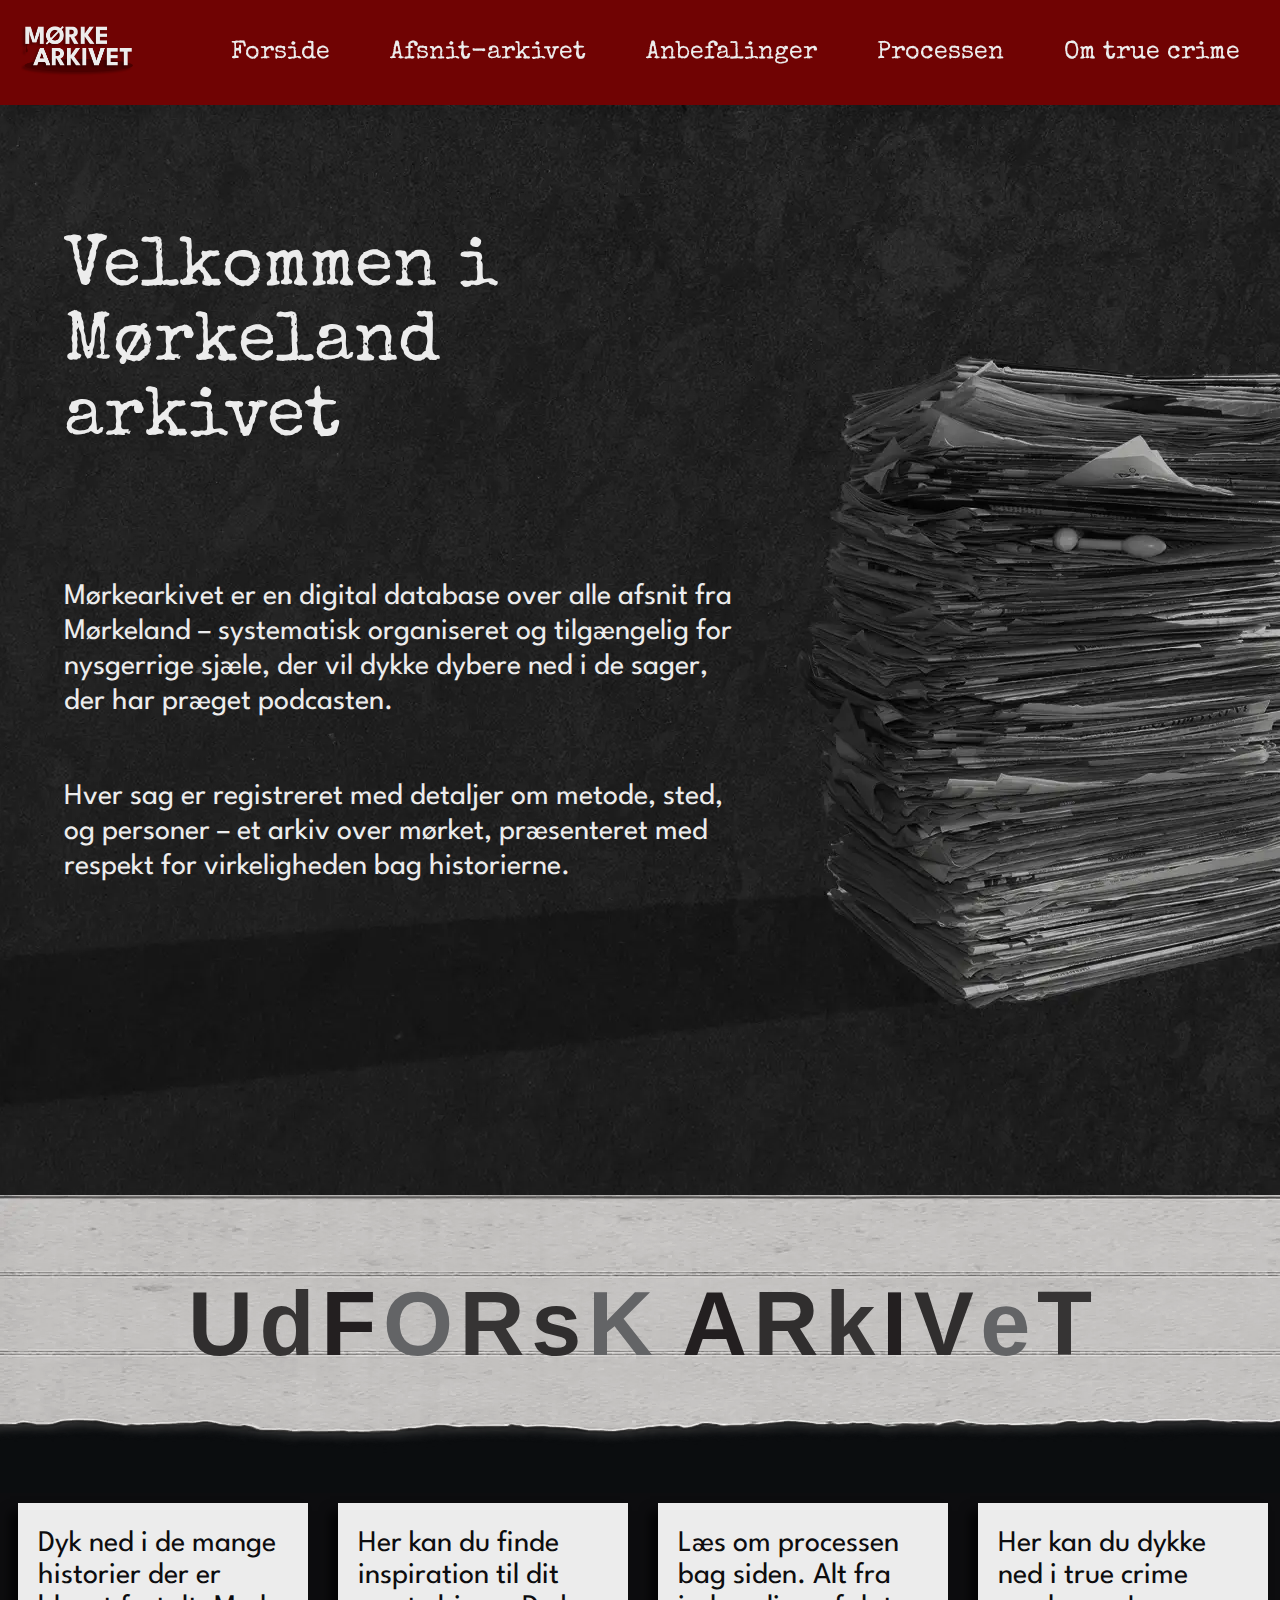
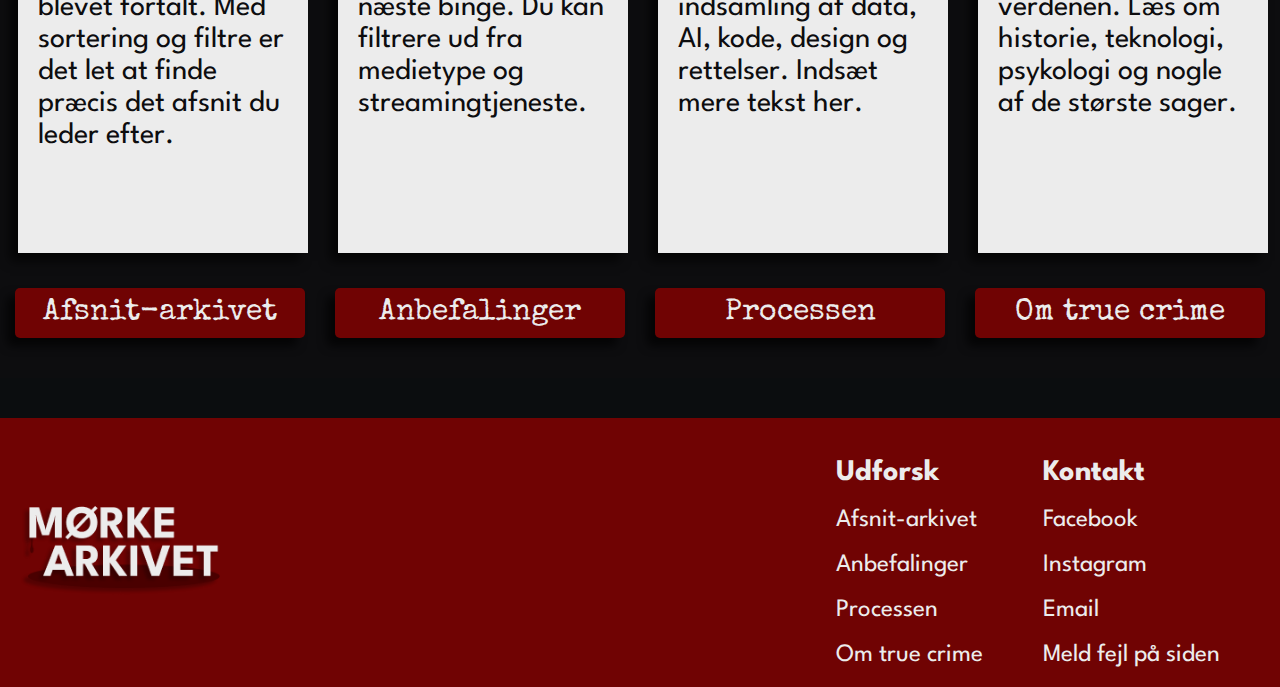
<file: index.html>
<!DOCTYPE html>
<html lang="da">
  <head>
    <meta charset="UTF-8" />
    <meta name="viewport" content="width=device-width, initial-scale=1.0" />
    <title>Mørkearkivet Forside</title>
    <link rel="stylesheet" href="style.css" />
    <link rel="stylesheet" href="mobile.css" />
    <link rel="stylesheet" href="tablet.css" />
    <link rel="stylesheet" href="desktop.css" />
    <meta name="robots" content="noindex" />
    <!----------------------------------------------- Fonts ----------------------------------------------->
    <link rel="preconnect" href="https://fonts.googleapis.com" />
    <link rel="preconnect" href="https://fonts.gstatic.com" crossorigin />
    <link
      href="https://fonts.googleapis.com/css2?family=League+Spartan:wght@100..900&family=Special+Elite&display=swap"
      rel="stylesheet"
    />
    <link
      href="https://fonts.cdnfonts.com/css/earwig-factory"
      rel="stylesheet"
    />
  </head>
  <body>
    <header>
      <div class="logo">
        <a href="index.html">
          <img src="imgs/arkiv_logo.png" alt="Logo - Mørkearkivet" />
        </a>
      </div>
      <nav>
        <ul class="menu">
          <li><a href="index.html">Forside</a></li>
          <li><a href="arkiv.html">Afsnit-arkivet</a></li>
          <li><a href="anbefalinger.html">Anbefalinger</a></li>
          <li><a href="process.html">Processen</a></li>
          <li><a href="om.html">Om true crime</a></li>
        </ul>
        <button class="burger">
          <span class="line"></span>
          <span class="line"></span>
          <span class="line"></span>
        </button>
      </nav>
    </header>

    <main>
      <!----------------------------------------- Velkommen i arkivet -------------------------------->
      <section class="velkommen">
        <h1>Velkommen i Mørkeland arkivet</h1>
        <p>
          Mørkearkivet er en digital database over alle afsnit fra Mørkeland –
          systematisk organiseret og tilgængelig for nysgerrige sjæle, der vil
          dykke dybere ned i de sager, der har præget podcasten.
        </p>
        <p>
          Hver sag er registreret med detaljer om metode, sted, og personer – et
          arkiv over mørket, præsenteret med respekt for virkeligheden bag
          historierne.
        </p>
      </section>
      <!---------------------------------------------- Udforsk ----------------------------------------->
      <section class="udforsk">
        <h2 class="ransom">
          <span class="gray1">U</span>
          <span class="gray2">d</span>
          <span class="gray3">F</span>
          <span class="gray4">O</span>
          <span class="gray2">R</span>
          <span class="gray1">s</span>
          <span class="gray4">K</span>
        </h2>
        <span id="space">kl</span>
        <h2 class="ransom">
          <span class="gray3">A</span>
          <span class="gray1">R</span>
          <span class="gray2">k</span>
          <span class="gray3">I</span>
          <span class="gray1">V</span>
          <span class="gray4">e</span>
          <span class="gray2">T</span>
        </h2>
      </section>
      <!------------------------------------------ Cards ----------------------------------------------------->
      <section class="grid_cards">
        <div>
          <div class="card_box">
            <p>
              Dyk ned i de mange historier der er blevet fortalt. Med sortering
              og filtre er det let at finde præcis det afsnit du leder efter.
            </p>
          </div>
          <a href="arkiv.html">Afsnit-arkivet</a>
        </div>
        <div>
          <div class="card_box">
            <p>
              Her kan du finde inspiration til dit næste binge. Du kan filtrere
              ud fra medietype og streamingtjeneste.
            </p>
          </div>
          <a href="anbefalinger.html">Anbefalinger</a>
        </div>
        <div>
          <div class="card_box">
            <p>
              Læs om processen bag siden. Alt fra indsamling af data, AI, kode,
              design og rettelser. Indsæt mere tekst her.
            </p>
          </div>
          <a href="process.html">Processen</a>
        </div>
        <div>
          <div class="card_box">
            <p>
              Her kan du dykke ned i true crime verdenen. Læs om historie,
              teknologi, psykologi og nogle af de største sager.
            </p>
          </div>
          <a href="om.html">Om true crime</a>
        </div>
      </section>
    </main>
    <!------------------------------- Footer ------------------------------->
    <footer>
      <div class="logo">
        <a href="index.html">
          <img src="imgs/arkiv_logo.png" alt="Logo - Mørkearkivet" />
        </a>
      </div>
      <div class="bot_menu">
        <div>
          <ul class="bot_nav">
            <li class="bold">Udforsk</li>
            <li><a href="arkiv.html">Afsnit-arkivet</a></li>
            <li><a href="anbefalinger.html">Anbefalinger</a></li>
            <li><a href="process.html">Processen</a></li>
            <li><a href="om.html">Om true crime</a></li>
          </ul>
        </div>
        <div>
          <ul class="bot_nav">
            <li class="bold">Kontakt</li>
            <li>Facebook</li>
            <li>Instagram</li>
            <li>Email</li>
            <li><a href="/">Meld fejl på siden</a></li>
          </ul>
        </div>
      </div>
    </footer>
    <script src="menu.js"></script>
  </body>
</html>
</file>
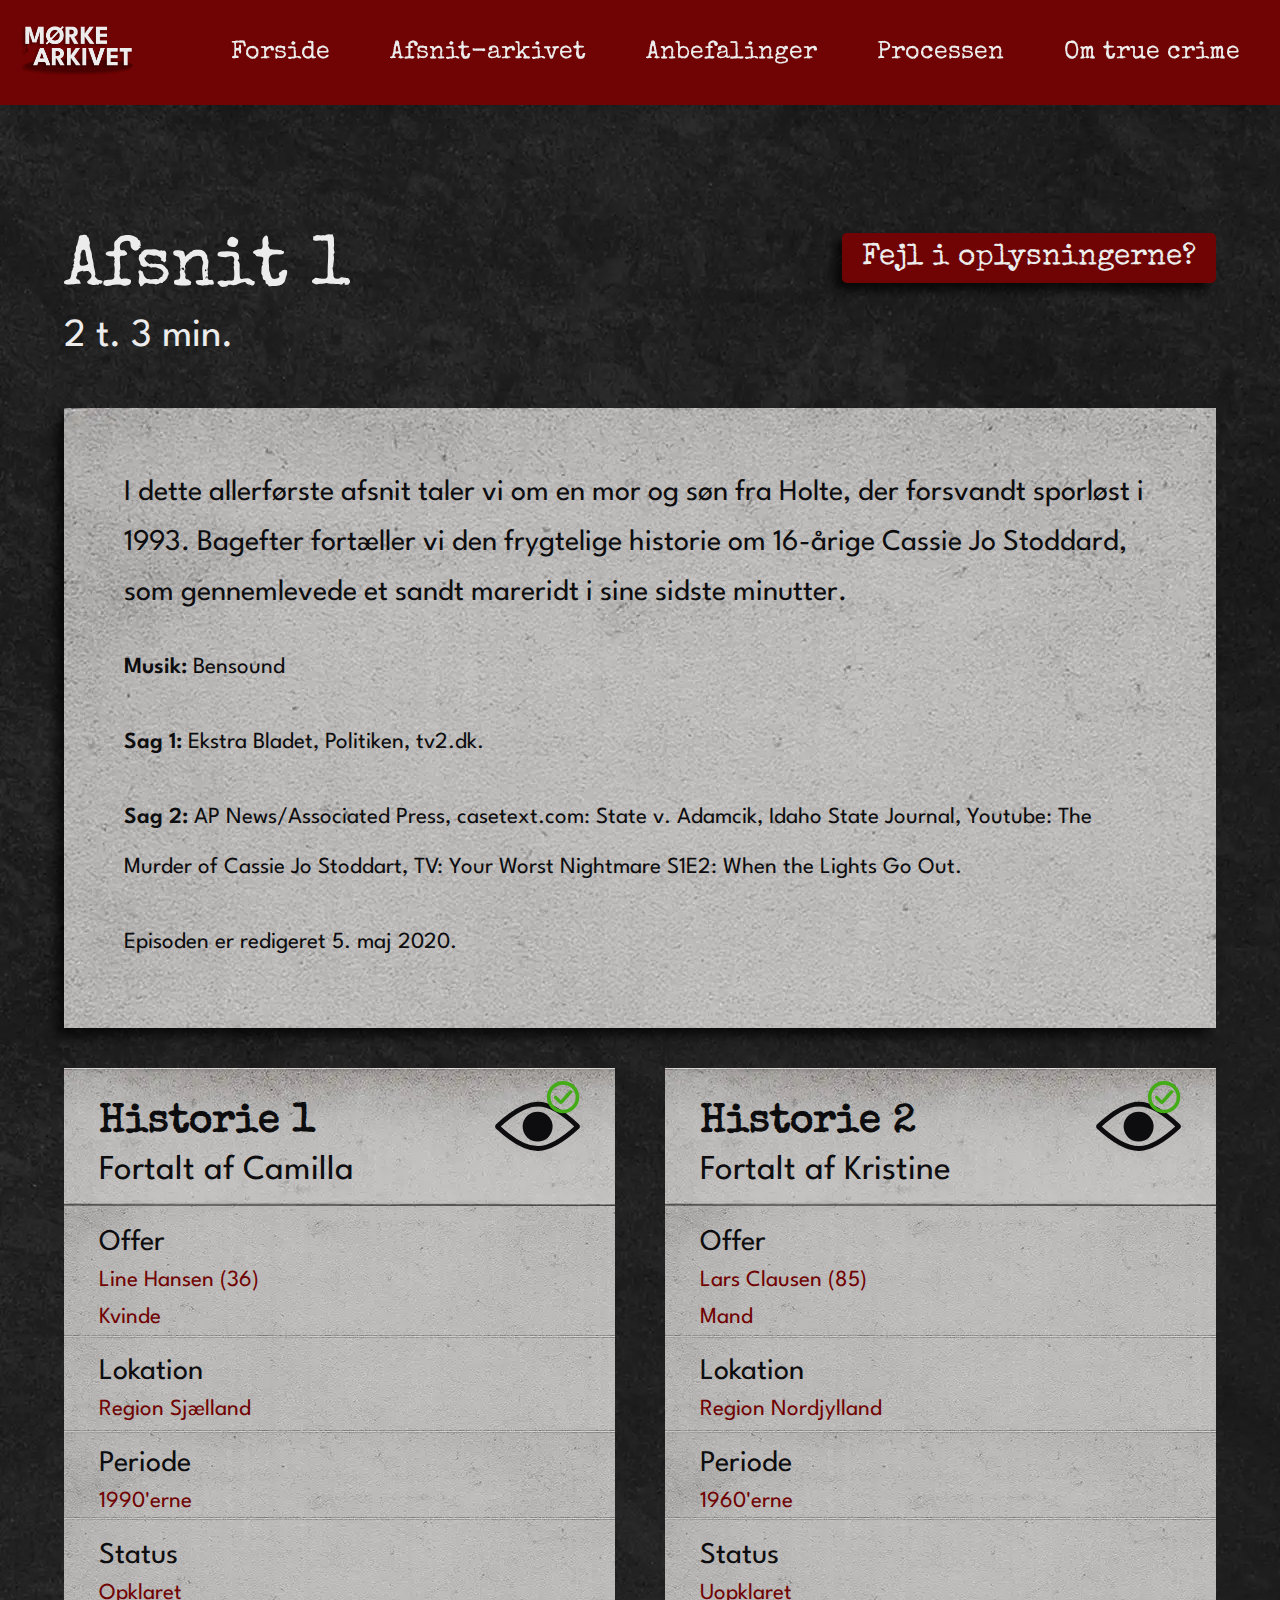
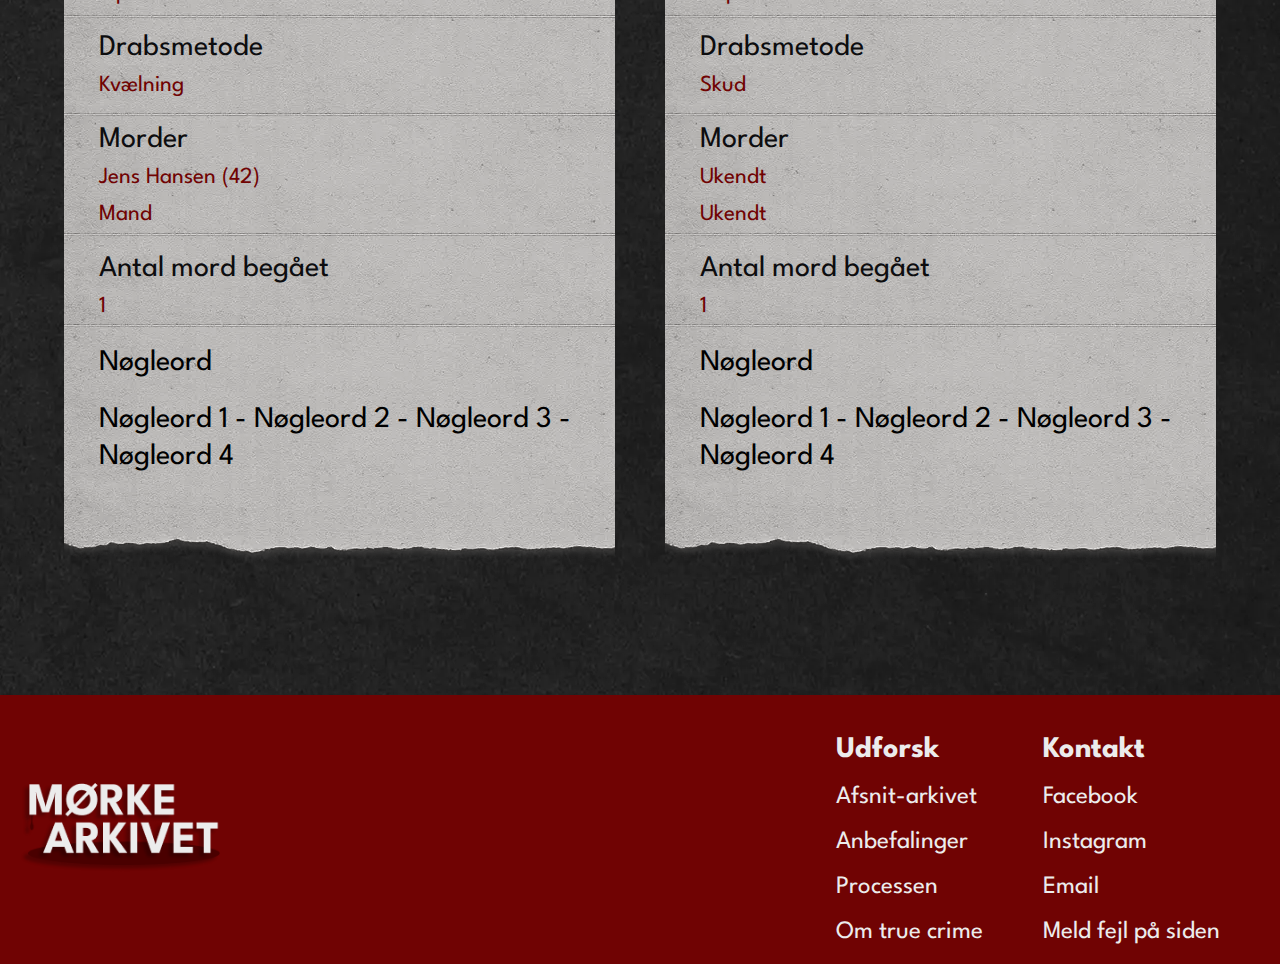
<file: afsnit.html>
<!DOCTYPE html>
<html lang="en">
  <head>
    <meta charset="UTF-8" />
    <meta name="viewport" content="width=device-width, initial-scale=1.0" />
    <title>Mørkearkivet Forside</title>
    <link rel="stylesheet" href="style.css" />
    <link rel="stylesheet" href="mobile.css" />
    <link rel="stylesheet" href="tablet.css" />
    <link rel="stylesheet" href="desktop.css" />
    <link rel="stylesheet" href="xs.css" />
    <meta name="robots" content="noindex" />
    <!----------------------------------------------- Fonts ----------------------------------------------->
    <link rel="preconnect" href="https://fonts.googleapis.com" />
    <link rel="preconnect" href="https://fonts.gstatic.com" crossorigin />
    <link
      href="https://fonts.googleapis.com/css2?family=League+Spartan:wght@100..900&family=Special+Elite&display=swap"
      rel="stylesheet"
    />
    <link
      href="https://fonts.cdnfonts.com/css/earwig-factory"
      rel="stylesheet"
    />
  </head>
  <body>
    <header>
      <div class="logo">
        <a href="index.html">
          <img src="imgs/Knapper/arkiv_logo.png" alt="Logo - Mørkearkivet" />
        </a>
      </div>
      <nav>
        <ul class="menu">
          <li><a href="index.html">Forside</a></li>
          <li><a href="arkiv.html">Afsnit-arkivet</a></li>
          <li><a href="anbefalinger.html">Anbefalinger</a></li>
          <li><a href="process.html">Processen</a></li>
          <li><a href="om.html">Om true crime</a></li>
        </ul>
        <button class="burger">
          <span class="line"></span>
          <span class="line"></span>
          <span class="line"></span>
        </button>
      </nav>
    </header>
    <main class="afsnit">
      <section class="afsnit_overskrift">
        <div class="afsnit_overskrift_titel">
          <h1>Afsnit 1</h1>
          <p class="tid">2 t. 3 min.</p>
        </div>
        <a href="/">Fejl i oplysningerne?</a>
      </section>

      <div class="afsnit_beskrivelse">
        <p class="beskrivelse">
          I dette allerførste afsnit taler vi om en mor og søn fra Holte, der
          forsvandt sporløst i 1993. Bagefter fortæller vi den frygtelige
          historie om 16-årige Cassie Jo Stoddard, som gennemlevede et sandt
          mareridt i sine sidste minutter.
        </p>
        <p><span class="fed">Musik:</span> Bensound</p>
        <p><span class="fed">Sag 1:</span> Ekstra Bladet, Politiken, tv2.dk.</p>
        <p>
          <span class="fed">Sag 2:</span> AP News/Associated Press,
          casetext.com: State v. Adamcik, Idaho State Journal, Youtube: The
          Murder of Cassie Jo Stoddart, TV: Your Worst Nightmare S1E2: When the
          Lights Go Out.
        </p>
        <p>Episoden er redigeret 5. maj 2020.</p>
      </div>

      <section class="grid_1-1">
        <!-------------------------------- Historie 1 ----------------------------------->

        <div class="historie-1">
          <div class="historie-titel">
            <h2>Historie 1</h2>
            <img src="imgs/Knapper/Verified.svg" alt="Tjekket af mennesker" />
          </div>
          <h3>Fortalt af Camilla</h3>
          <dl>
            <dt>Offer</dt>
            <dd>Line Hansen (36)</dd>
            <dd>Kvinde</dd>
            <dt>Lokation</dt>
            <dd>Region Sjælland</dd>
            <dt>Periode</dt>
            <dd>1990'erne</dd>
            <dt>Status</dt>
            <dd>Opklaret</dd>
            <dt>Drabsmetode</dt>
            <dd>Kvælning</dd>
            <dt>Morder</dt>
            <dd>Jens Hansen (42)</dd>
            <dd>Mand</dd>
            <dt>Antal mord begået</dt>
            <dd>1</dd>
          </dl>
          <h4 class="nøgle">Nøgleord</h4>
          <p class="nøgle">Nøgleord 1 - Nøgleord 2 - Nøgleord 3 - Nøgleord 4</p>
        </div>

        <!--------------------------------------------- Historie 2 ------------------------------------->

        <div class="historie-2">
          <div class="historie-titel">
            <h2>Historie 2</h2>
            <img src="imgs/Knapper/Verified.svg" alt="Tjekket af mennesker" />
          </div>
          <h3>Fortalt af Kristine</h3>
          <dl>
            <dt>Offer</dt>
            <dd>Lars Clausen (85)</dd>
            <dd>Mand</dd>
            <dt>Lokation</dt>
            <dd>Region Nordjylland</dd>
            <dt>Periode</dt>
            <dd>1960'erne</dd>
            <dt>Status</dt>
            <dd>Uopklaret</dd>
            <dt>Drabsmetode</dt>
            <dd>Skud</dd>
            <dt>Morder</dt>
            <dd>Ukendt</dd>
            <dd>Ukendt</dd>
            <dt>Antal mord begået</dt>
            <dd>1</dd>
          </dl>
          <h4 class="nøgle">Nøgleord</h4>
          <p class="nøgle">Nøgleord 1 - Nøgleord 2 - Nøgleord 3 - Nøgleord 4</p>
        </div>
      </section>
    </main>
    <!------------------------------- Footer ------------------------------->
    <footer>
      <div class="logo">
        <a href="index.html">
          <img src="imgs/Knapper/arkiv_logo.png" alt="Logo - Mørkearkivet" />
        </a>
      </div>
      <div class="bot_menu">
        <div>
          <ul class="bot_nav">
            <li class="bold">Udforsk</li>
            <li><a href="arkiv.html">Afsnit-arkivet</a></li>
            <li><a href="anbefalinger.html">Anbefalinger</a></li>
            <li><a href="process.html">Processen</a></li>
            <li><a href="om.html">Om true crime</a></li>
          </ul>
        </div>
        <div>
          <ul class="bot_nav">
            <li class="bold">Kontakt</li>
            <li>Facebook</li>
            <li>Instagram</li>
            <li>Email</li>
            <li><a href="/">Meld fejl på siden</a></li>
          </ul>
        </div>
      </div>
    </footer>
    <script src="menu.js"></script>
  </body>
</html>
</file>
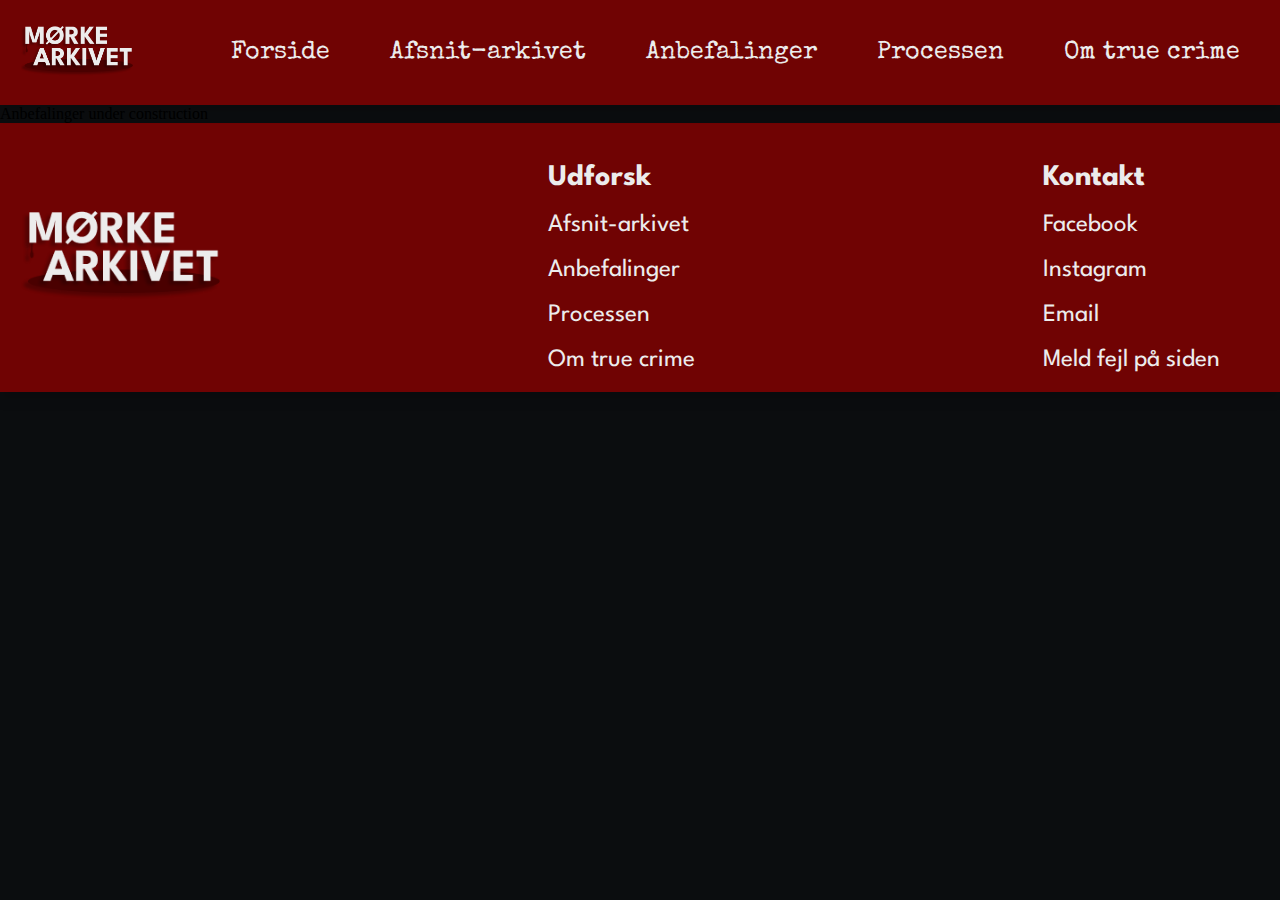
<file: anbefalinger.html>
<!DOCTYPE html>
<html lang="da">
  <head>
    <meta charset="UTF-8" />
    <meta name="viewport" content="width=device-width, initial-scale=1.0" />
    <title>Anbefalinger</title>
    <link rel="stylesheet" href="style.css" />
    <link rel="stylesheet" href="mobile.css" />
    <link rel="stylesheet" href="tablet.css" />
    <link rel="stylesheet" href="desktop.css" />
    <meta name="robots" content="noindex" />
    <!-- Fonts -->
    <link rel="preconnect" href="https://fonts.googleapis.com" />
    <link rel="preconnect" href="https://fonts.gstatic.com" crossorigin />
    <link
      href="https://fonts.googleapis.com/css2?family=League+Spartan:wght@100..900&family=Special+Elite&display=swap"
      rel="stylesheet"
    />
    <link
      href="https://fonts.cdnfonts.com/css/earwig-factory"
      rel="stylesheet"
    />
  </head>
  <body>
    <header>
      <div class="logo">
        <a href="/">
          <img src="imgs/arkiv_logo.png" alt="Logo - Mørkearkivet" />
        </a>
      </div>
      <nav>
        <ul class="menu">
          <li><a href="index.html">Forside</a></li>
          <li><a href="arkiv.html">Afsnit-arkivet</a></li>
          <li><a href="anbefalinger.html">Anbefalinger</a></li>
          <li><a href="process.html">Processen</a></li>
          <li><a href="om.html">Om true crime</a></li>
        </ul>
        <button class="burger">
          <span class="line"></span>
          <span class="line"></span>
          <span class="line"></span>
        </button>
      </nav>
    </header>
    <main>Anbefalinger under construction</main>
    <footer>
      <div class="logo">
        <a href="index.html">
          <img src="imgs/arkiv_logo.png" alt="Logo - Mørkearkivet" />
        </a>
      </div>
      <div>
        <ul class="bot_nav">
          <li class="bold">Udforsk</li>
          <li><a href="arkiv.html">Afsnit-arkivet</a></li>
          <li><a href="anbefalinger.html">Anbefalinger</a></li>
          <li><a href="process.html">Processen</a></li>
          <li><a href="om.html">Om true crime</a></li>
        </ul>
      </div>
      <div>
        <ul class="bot_nav">
          <li class="bold">Kontakt</li>
          <li>Facebook</li>
          <li>Instagram</li>
          <li>Email</li>
          <li><a href="/">Meld fejl på siden</a></li>
        </ul>
      </div>
    </footer>
    <script src="menu.js"></script>
  </body>
</html>
</file>
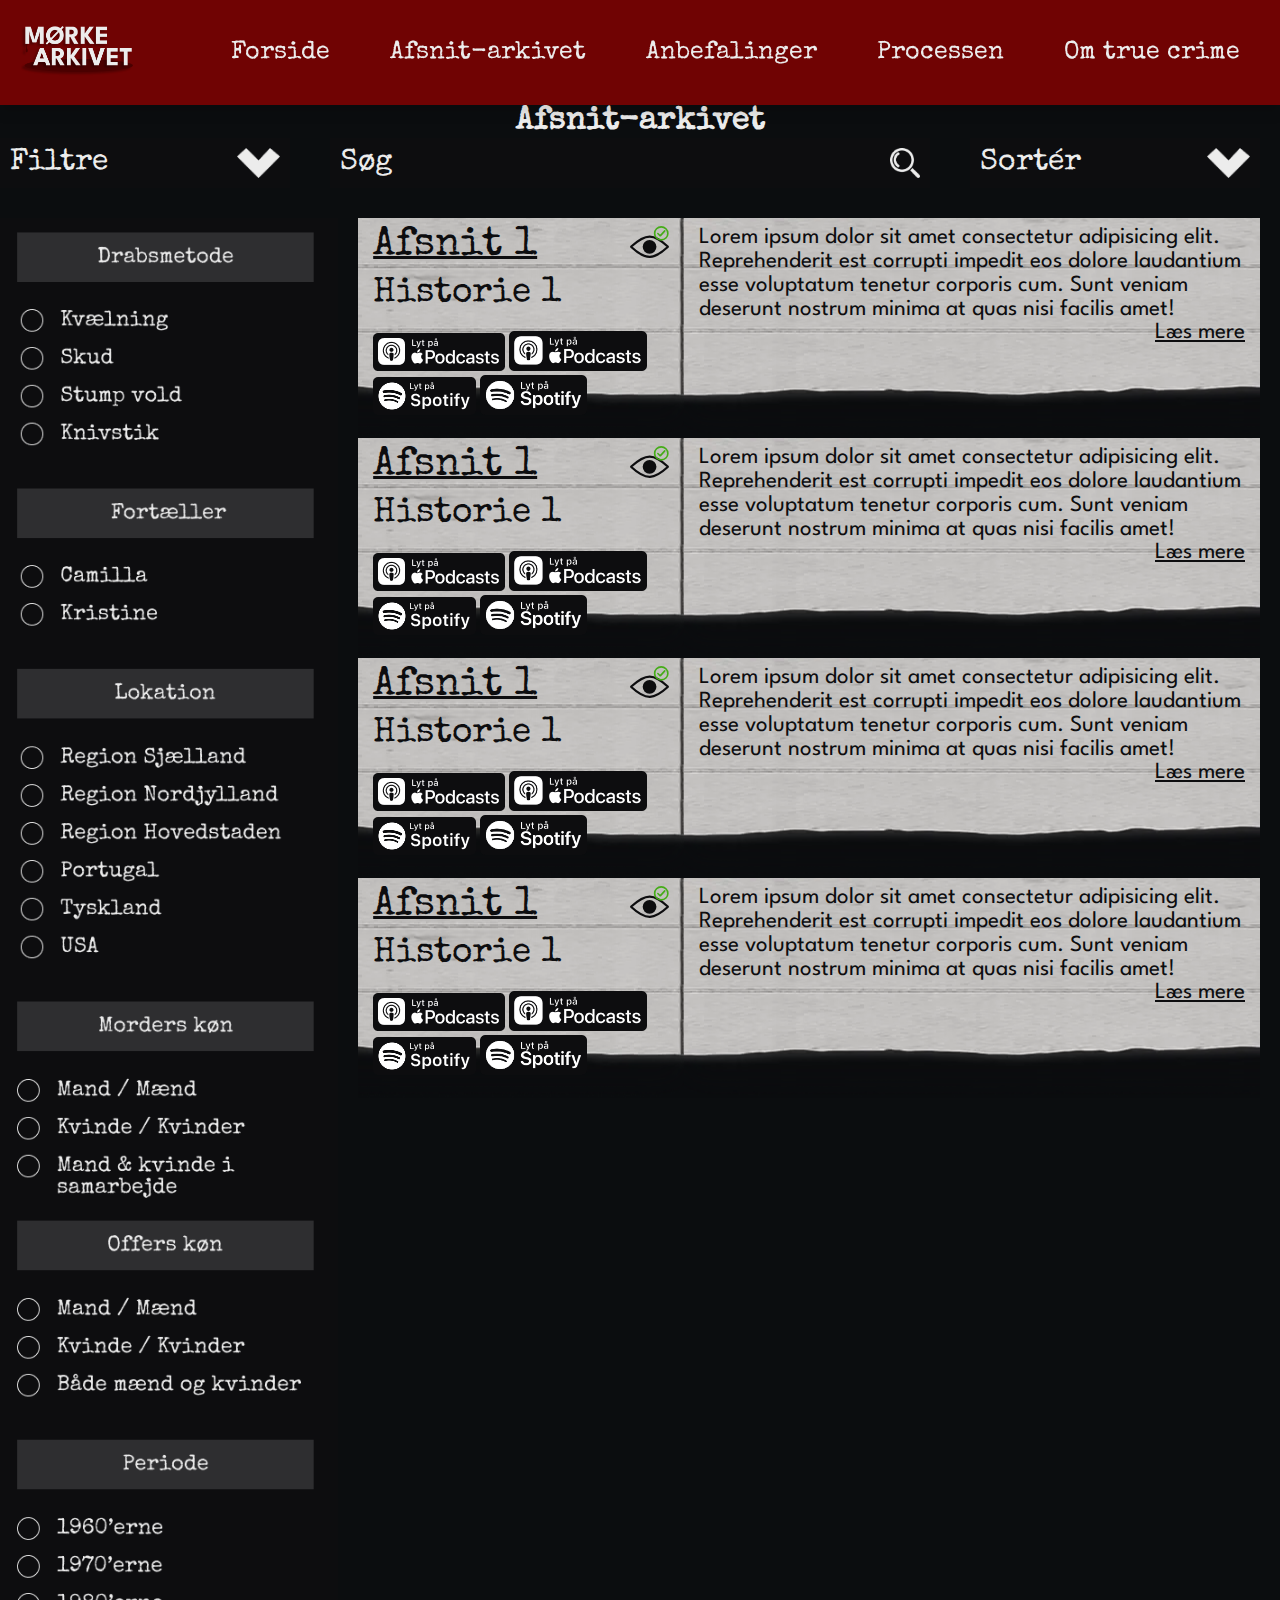
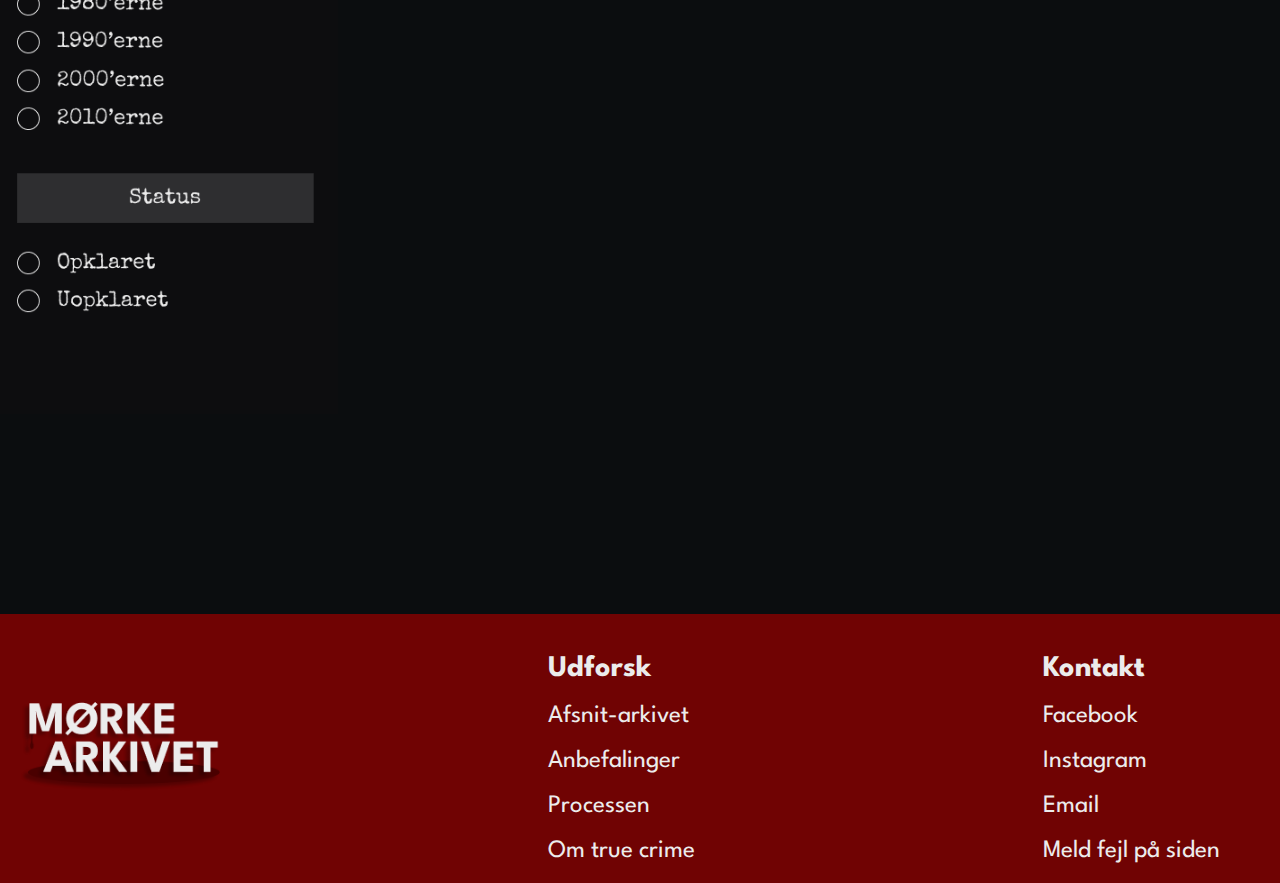
<file: arkiv.html>
<!DOCTYPE html>
<html lang="da">
  <head>
    <meta charset="UTF-8" />
    <meta name="viewport" content="width=device-width, initial-scale=1.0" />
    <title>Afsnit-arkivet</title>
    <link rel="stylesheet" href="style.css" />
    <link rel="stylesheet" href="mobile.css" />
    <link rel="stylesheet" href="tablet.css" />
    <link rel="stylesheet" href="desktop.css" />
    <meta name="robots" content="noindex" />
    <!-- Fonts -->
    <link rel="preconnect" href="https://fonts.googleapis.com" />
    <link rel="preconnect" href="https://fonts.gstatic.com" crossorigin />
    <link
      href="https://fonts.googleapis.com/css2?family=League+Spartan:wght@100..900&family=Special+Elite&display=swap"
      rel="stylesheet"
    />
    <link
      href="https://fonts.cdnfonts.com/css/earwig-factory"
      rel="stylesheet"
    />
  </head>

  <body>
    <header>
      <div class="logo">
        <a href="/">
          <img src="imgs/Knapper/arkiv_logo.png" alt="Logo - Mørkearkivet" />
        </a>
      </div>
      <nav>
        <ul class="menu">
          <li><a href="index.html">Forside</a></li>
          <li><a href="arkiv.html">Afsnit-arkivet</a></li>
          <li><a href="anbefalinger.html">Anbefalinger</a></li>
          <li><a href="process.html">Processen</a></li>
          <li><a href="om.html">Om true crime</a></li>
        </ul>
        <button class="burger">
          <span class="line"></span>
          <span class="line"></span>
          <span class="line"></span>
        </button>
      </nav>
    </header>
    <main>
      <h1>Afsnit-arkivet</h1>
      <section class="grid_1-2-1">
        <div class="filtre">
          <p>Filtre</p>
          <img src="imgs/Knapper/Pil.png" alt="Pil" />
        </div>
        <div class="søg">
          <p>Søg</p>
          <img src="imgs/Knapper/lup.png" alt="Lup" />
        </div>
        <div class="sorter">
          <p>Sortér</p>
          <img src="imgs/Knapper/Pil.png" alt="Pil" />
        </div>
      </section>
      <section class="grid_1-3">
        <div class="filtre_placeholder">
          <img src="imgs/Filter menu.png" alt="Filter menu" />
        </div>
        <div class="afsnit_resultater">
          <!----------------------------------------- AFSNIT SECTIONS ------------------------------------------->

          <!-- AFSNIT 1.1 -->

          <section class="grid_1-2">
            <div class="afsnit_resultater_header">
              <div class="afsnit_resultater_titel">
                <a href="/"><h2>Afsnit 1</h2></a>
                <img
                  src="imgs/Knapper/Verified.svg"
                  alt="Tjekket af mennesker"
                />
              </div>
              <h3>Historie 1</h3>
              <div class="lyt_links">
                <a
                  class="lyt_knap_small"
                  href="https://podcasts.apple.com/dk/podcast/episode-1/id1350835571?i=1000428066443"
                  ><img
                    src="imgs/Knapper/Apple knap small.png"
                    alt="Lyt på Apple Podcast"
                /></a>
                <a
                  class="lyt_knap_large"
                  href="https://podcasts.apple.com/dk/podcast/episode-1/id1350835571?i=1000428066443"
                  ><img
                    src="imgs/Knapper/Apple knap large.png"
                    alt="Lyt på Apple Podcast"
                /></a>
                <a
                  class="lyt_knap_small"
                  href="https://open.spotify.com/episode/52YctFi0ljSq5jozvbUQbZ?si=jE76_jLxQ-GoPeEoDw2IUw"
                  ><img
                    src="imgs/Knapper/Spotify knap small.png"
                    alt="Lyt på Spotify"
                /></a>
                <a
                  class="lyt_knap_large"
                  href="https://open.spotify.com/episode/52YctFi0ljSq5jozvbUQbZ?si=jE76_jLxQ-GoPeEoDw2IUw"
                  ><img
                    src="imgs/Knapper/Spotify knap large.png"
                    alt="Lyt på Spotify"
                /></a>
              </div>
            </div>
            <div class="afsnit_preview">
              <p>
                Lorem ipsum dolor sit amet consectetur adipisicing elit.
                Reprehenderit est corrupti impedit eos dolore laudantium esse
                voluptatum tenetur corporis cum. Sunt veniam deserunt nostrum
                minima at quas nisi facilis amet!
              </p>
              <a href="process.html">Læs mere</a>
            </div>
          </section>

          <!-- AFSNIT 1.2 -->

          <section class="grid_1-2">
            <div class="afsnit_resultater_header">
              <div class="afsnit_resultater_titel">
                <a href="/"><h2>Afsnit 1</h2></a>
                <img
                  src="imgs/Knapper/Verified.svg"
                  alt="Tjekket af mennesker"
                />
              </div>
              <h3>Historie 1</h3>
              <div class="lyt_links">
                <a
                  class="lyt_knap_small"
                  href="https://podcasts.apple.com/dk/podcast/episode-1/id1350835571?i=1000428066443"
                  ><img
                    src="imgs/Knapper/Apple knap small.png"
                    alt="Lyt på Apple Podcast"
                /></a>
                <a
                  class="lyt_knap_large"
                  href="https://podcasts.apple.com/dk/podcast/episode-1/id1350835571?i=1000428066443"
                  ><img
                    src="imgs/Knapper/Apple knap large.png"
                    alt="Lyt på Apple Podcast"
                /></a>
                <a
                  class="lyt_knap_small"
                  href="https://open.spotify.com/episode/52YctFi0ljSq5jozvbUQbZ?si=jE76_jLxQ-GoPeEoDw2IUw"
                  ><img
                    src="imgs/Knapper/Spotify knap small.png"
                    alt="Lyt på Spotify"
                /></a>
                <a
                  class="lyt_knap_large"
                  href="https://open.spotify.com/episode/52YctFi0ljSq5jozvbUQbZ?si=jE76_jLxQ-GoPeEoDw2IUw"
                  ><img
                    src="imgs/Knapper/Spotify knap large.png"
                    alt="Lyt på Spotify"
                /></a>
              </div>
            </div>
            <div class="afsnit_preview">
              <p>
                Lorem ipsum dolor sit amet consectetur adipisicing elit.
                Reprehenderit est corrupti impedit eos dolore laudantium esse
                voluptatum tenetur corporis cum. Sunt veniam deserunt nostrum
                minima at quas nisi facilis amet!
              </p>
              <a href="process.html">Læs mere</a>
            </div>
          </section>

          <!-- AFSNIT 2.1 -->

          <section class="grid_1-2">
            <div class="afsnit_resultater_header">
              <div class="afsnit_resultater_titel">
                <a href="/"><h2>Afsnit 1</h2></a>
                <img
                  src="imgs/Knapper/Verified.svg"
                  alt="Tjekket af mennesker"
                />
              </div>
              <h3>Historie 1</h3>
              <div class="lyt_links">
                <a
                  class="lyt_knap_small"
                  href="https://podcasts.apple.com/dk/podcast/episode-1/id1350835571?i=1000428066443"
                  ><img
                    src="imgs/Knapper/Apple knap small.png"
                    alt="Lyt på Apple Podcast"
                /></a>
                <a
                  class="lyt_knap_large"
                  href="https://podcasts.apple.com/dk/podcast/episode-1/id1350835571?i=1000428066443"
                  ><img
                    src="imgs/Knapper/Apple knap large.png"
                    alt="Lyt på Apple Podcast"
                /></a>
                <a
                  class="lyt_knap_small"
                  href="https://open.spotify.com/episode/52YctFi0ljSq5jozvbUQbZ?si=jE76_jLxQ-GoPeEoDw2IUw"
                  ><img
                    src="imgs/Knapper/Spotify knap small.png"
                    alt="Lyt på Spotify"
                /></a>
                <a
                  class="lyt_knap_large"
                  href="https://open.spotify.com/episode/52YctFi0ljSq5jozvbUQbZ?si=jE76_jLxQ-GoPeEoDw2IUw"
                  ><img
                    src="imgs/Knapper/Spotify knap large.png"
                    alt="Lyt på Spotify"
                /></a>
              </div>
            </div>
            <div class="afsnit_preview">
              <p>
                Lorem ipsum dolor sit amet consectetur adipisicing elit.
                Reprehenderit est corrupti impedit eos dolore laudantium esse
                voluptatum tenetur corporis cum. Sunt veniam deserunt nostrum
                minima at quas nisi facilis amet!
              </p>
              <a href="process.html">Læs mere</a>
            </div>
          </section>

          <!-- AFSNIT 2.2 -->

          <section class="grid_1-2">
            <div class="afsnit_resultater_header">
              <div class="afsnit_resultater_titel">
                <a href="/"><h2>Afsnit 1</h2></a>
                <img
                  src="imgs/Knapper/Verified.svg"
                  alt="Tjekket af mennesker"
                />
              </div>
              <h3>Historie 1</h3>
              <div class="lyt_links">
                <a
                  class="lyt_knap_small"
                  href="https://podcasts.apple.com/dk/podcast/episode-1/id1350835571?i=1000428066443"
                  ><img
                    src="imgs/Knapper/Apple knap small.png"
                    alt="Lyt på Apple Podcast"
                /></a>
                <a
                  class="lyt_knap_large"
                  href="https://podcasts.apple.com/dk/podcast/episode-1/id1350835571?i=1000428066443"
                  ><img
                    src="imgs/Knapper/Apple knap large.png"
                    alt="Lyt på Apple Podcast"
                /></a>
                <a
                  class="lyt_knap_small"
                  href="https://open.spotify.com/episode/52YctFi0ljSq5jozvbUQbZ?si=jE76_jLxQ-GoPeEoDw2IUw"
                  ><img
                    src="imgs/Knapper/Spotify knap small.png"
                    alt="Lyt på Spotify"
                /></a>
                <a
                  class="lyt_knap_large"
                  href="https://open.spotify.com/episode/52YctFi0ljSq5jozvbUQbZ?si=jE76_jLxQ-GoPeEoDw2IUw"
                  ><img
                    src="imgs/Knapper/Spotify knap large.png"
                    alt="Lyt på Spotify"
                /></a>
              </div>
            </div>
            <div class="afsnit_preview">
              <p>
                Lorem ipsum dolor sit amet consectetur adipisicing elit.
                Reprehenderit est corrupti impedit eos dolore laudantium esse
                voluptatum tenetur corporis cum. Sunt veniam deserunt nostrum
                minima at quas nisi facilis amet!
              </p>
              <a href="process.html">Læs mere</a>
            </div>
          </section>

          <!------------------------------------ AFSNIT SECTIONS SLUT -------------------------------->
        </div>
      </section>
    </main>
    <footer>
      <div class="logo">
        <a href="index.html">
          <img src="imgs/Knapper/arkiv_logo.png" alt="Logo - Mørkearkivet" />
        </a>
      </div>
      <div>
        <ul class="bot_nav">
          <li class="bold">Udforsk</li>
          <li><a href="arkiv.html">Afsnit-arkivet</a></li>
          <li><a href="anbefalinger.html">Anbefalinger</a></li>
          <li><a href="process.html">Processen</a></li>
          <li><a href="om.html">Om true crime</a></li>
        </ul>
      </div>
      <div>
        <ul class="bot_nav">
          <li class="bold">Kontakt</li>
          <li>Facebook</li>
          <li>Instagram</li>
          <li>Email</li>
          <li><a href="/">Meld fejl på siden</a></li>
        </ul>
      </div>
    </footer>
    <script src="menu.js"></script>
  </body>
</html>
</file>
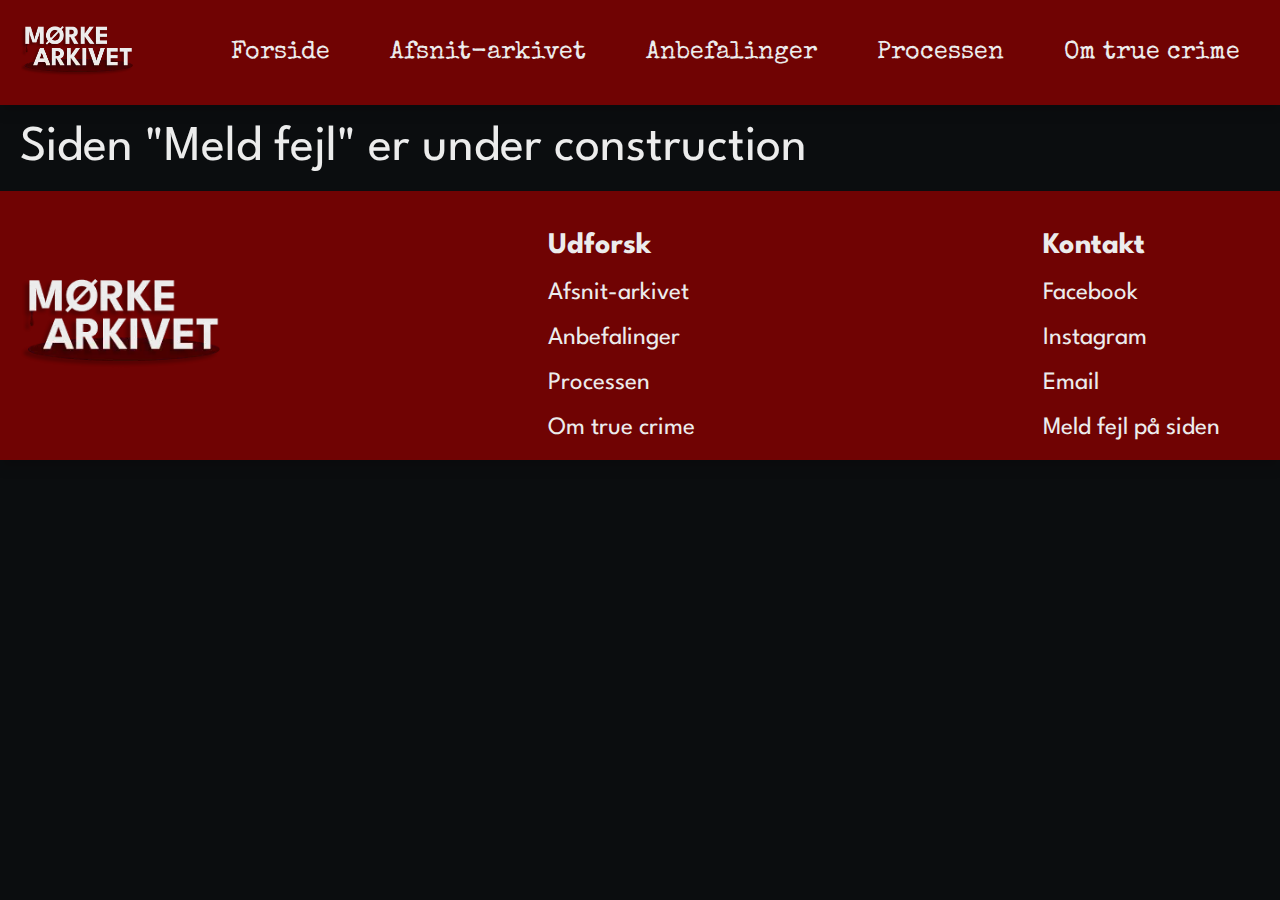
<file: fejl.html>
<!DOCTYPE html>
<html lang="da">
  <head>
    <meta charset="UTF-8" />
    <meta name="viewport" content="width=device-width, initial-scale=1.0" />
    <title>Meld fejl</title>
    <link rel="stylesheet" href="style.css" />
    <link rel="stylesheet" href="mobile.css" />
    <link rel="stylesheet" href="tablet.css" />
    <link rel="stylesheet" href="desktop.css" />
    <link rel="stylesheet" href="xs.css" />

    <meta name="robots" content="noindex" />

    <link
      rel="apple-touch-icon"
      sizes="180x180"
      href="imgs/favicon_io(1)/apple-touch-icon.png"
    />
    <link
      rel="icon"
      type="image/png"
      sizes="32x32"
      href="imgs/favicon_io(1)/favicon-32x32.png"
    />
    <link
      rel="icon"
      type="image/png"
      sizes="16x16"
      href="imgs/favicon_io(1)/favicon-16x16.png"
    />
    <link rel="manifest" href="/site.webmanifest" />
    <!-- Fonts -->
    <link rel="preconnect" href="https://fonts.googleapis.com" />
    <link rel="preconnect" href="https://fonts.gstatic.com" crossorigin />
    <link
      href="https://fonts.googleapis.com/css2?family=League+Spartan:wght@100..900&family=Special+Elite&display=swap"
      rel="stylesheet"
    />
    <link
      href="https://fonts.cdnfonts.com/css/earwig-factory"
      rel="stylesheet"
    />
  </head>
  <body>
    <header>
      <div class="logo">
        <a href="/">
          <img src="imgs/Knapper/arkiv_logo.webp" alt="Logo - Mørkearkivet" />
        </a>
      </div>
      <nav>
        <ul class="menu">
          <li><a href="index.html">Forside</a></li>
          <li><a href="arkiv.html">Afsnit-arkivet</a></li>
          <li><a href="anbefalinger.html">Anbefalinger</a></li>
          <li><a href="process.html">Processen</a></li>
          <li><a href="om.html">Om true crime</a></li>
        </ul>
        <button class="burger">
          <span class="line"></span>
          <span class="line"></span>
          <span class="line"></span>
        </button>
      </nav>
    </header>
    <main class="construction">Siden "Meld fejl" er under construction</main>
    <footer>
      <div class="logo">
        <a href="index.html">
          <img src="imgs/Knapper/arkiv_logo.webp" alt="Logo - Mørkearkivet" />
        </a>
      </div>
      <div>
        <ul class="bot_nav">
          <li class="bold">Udforsk</li>
          <li><a href="arkiv.html">Afsnit-arkivet</a></li>
          <li><a href="anbefalinger.html">Anbefalinger</a></li>
          <li><a href="process.html">Processen</a></li>
          <li><a href="om.html">Om true crime</a></li>
        </ul>
      </div>
      <div>
        <ul class="bot_nav">
          <li class="bold">Kontakt</li>
          <li>Facebook</li>
          <li>Instagram</li>
          <li>Email</li>
          <li><a href="fejl.html">Meld fejl på siden</a></li>
        </ul>
      </div>
    </footer>
    <script src="menu.js"></script>
  </body>
</html>
</file>
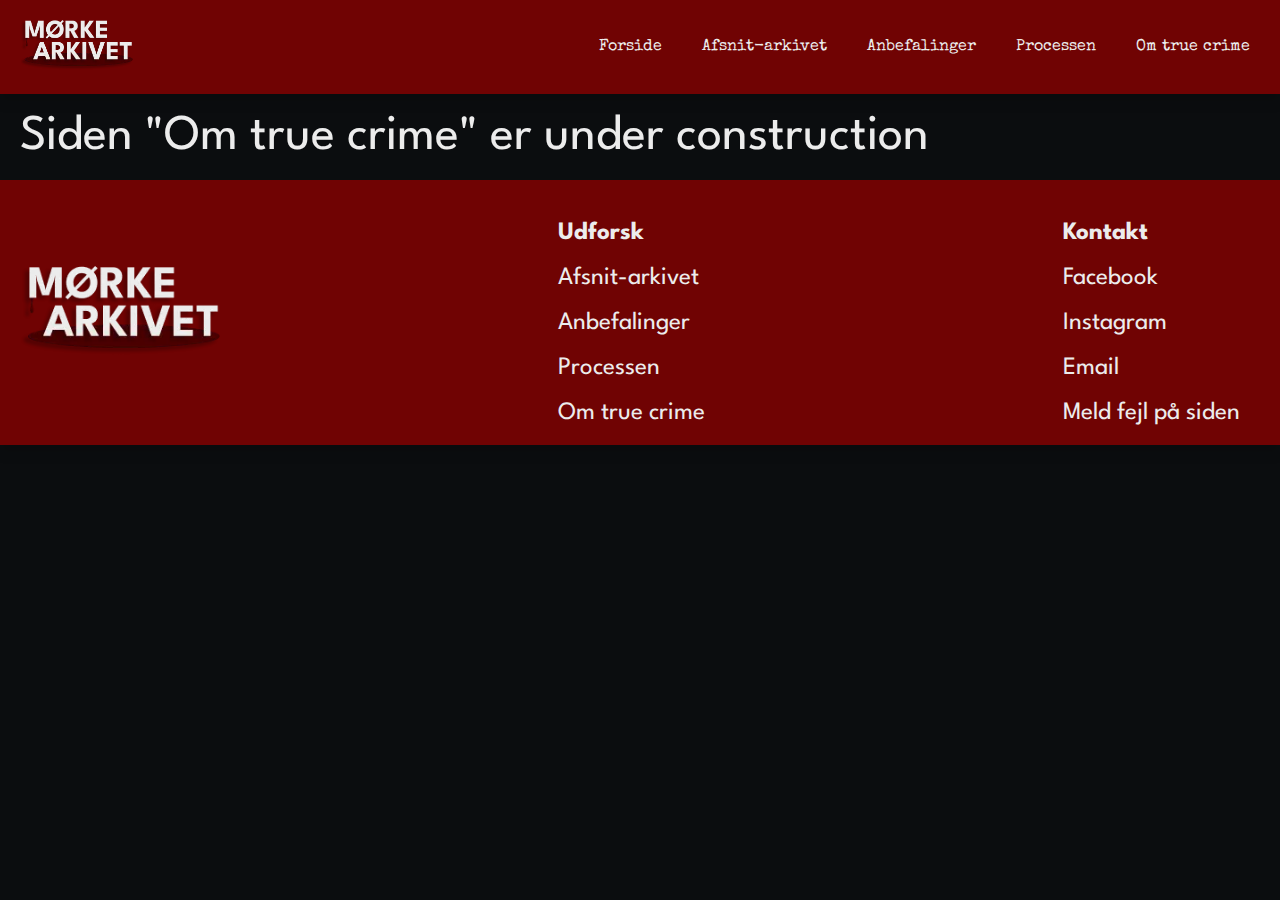
<file: om.html>
<!DOCTYPE html>
<html lang="da">
  <head>
    <meta charset="UTF-8" />
    <meta name="viewport" content="width=device-width, initial-scale=1.0" />
    <title>Om true crime</title>
    <link rel="stylesheet" href="CSS/style.css" />
    <link rel="stylesheet" href="CSS/mobile.css" />
    <link rel="stylesheet" href="CSS/tablet.css" />
    <link rel="stylesheet" href="CSS/desktop.css" />
    <link rel="stylesheet" href="CSS/xs.css" />

    <meta name="robots" content="noindex" />

    <link
      rel="apple-touch-icon"
      sizes="180x180"
      href="imgs/favicon_io(1)/apple-touch-icon.png"
    />
    <link
      rel="icon"
      type="image/png"
      sizes="32x32"
      href="imgs/favicon_io(1)/favicon-32x32.png"
    />
    <link
      rel="icon"
      type="image/png"
      sizes="16x16"
      href="imgs/favicon_io(1)/favicon-16x16.png"
    />
    <link rel="manifest" href="/site.webmanifest" />
    <!-- Fonts -->
    <link rel="preconnect" href="https://fonts.googleapis.com" />
    <link rel="preconnect" href="https://fonts.gstatic.com" crossorigin />
    <link
      href="https://fonts.googleapis.com/css2?family=League+Spartan:wght@100..900&family=Special+Elite&display=swap"
      rel="stylesheet"
    />
    <link
      href="https://fonts.cdnfonts.com/css/earwig-factory"
      rel="stylesheet"
    />
  </head>
  <body>
    <header>
      <div class="logo">
        <a href="/">
          <img src="imgs/Knapper/arkiv_logo.webp" alt="Logo - Mørkearkivet" />
        </a>
      </div>
      <nav>
        <ul class="menu">
          <li><a href="index.html">Forside</a></li>
          <li><a href="arkiv.html">Afsnit-arkivet</a></li>
          <li><a href="anbefalinger.html">Anbefalinger</a></li>
          <li><a href="process.html">Processen</a></li>
          <li><a href="om.html">Om true crime</a></li>
        </ul>
        <button class="burger">
          <span class="line"></span>
          <span class="line"></span>
          <span class="line"></span>
        </button>
      </nav>
    </header>
    <main class="construction">
      Siden "Om true crime" er under construction
    </main>
    <footer>
      <div class="logo">
        <a href="index.html">
          <img src="imgs/Knapper/arkiv_logo.webp" alt="Logo - Mørkearkivet" />
        </a>
      </div>
      <div>
        <ul class="bot_nav">
          <li class="bold">Udforsk</li>
          <li><a href="arkiv.html">Afsnit-arkivet</a></li>
          <li><a href="anbefalinger.html">Anbefalinger</a></li>
          <li><a href="process.html">Processen</a></li>
          <li><a href="om.html">Om true crime</a></li>
        </ul>
      </div>
      <div>
        <ul class="bot_nav">
          <li class="bold">Kontakt</li>
          <li>Facebook</li>
          <li>Instagram</li>
          <li>Email</li>
          <li><a href="fejl.html">Meld fejl på siden</a></li>
        </ul>
      </div>
    </footer>
    <script src="menu.js"></script>
  </body>
</html>
</file>
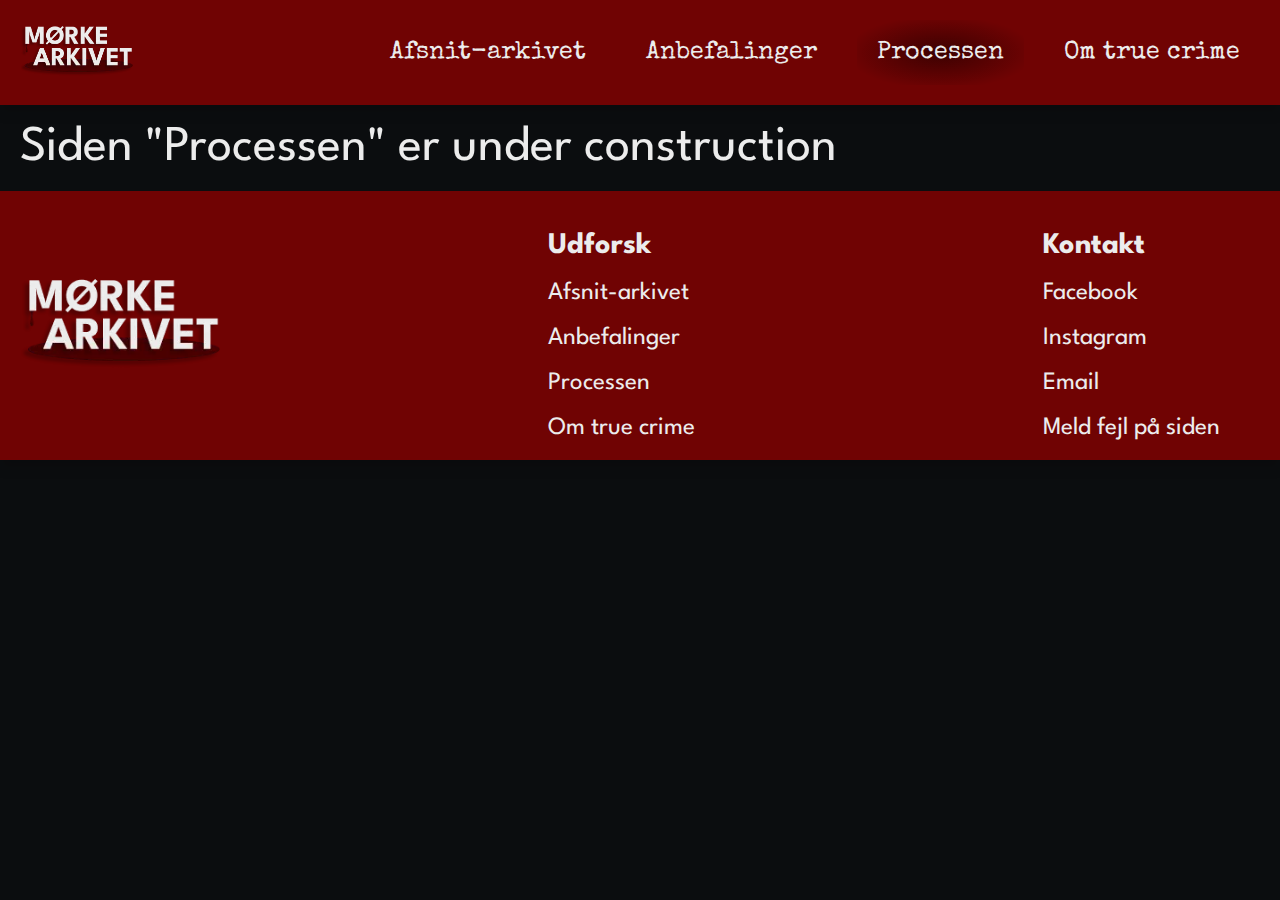
<file: process.html>
<!DOCTYPE html>
<html lang="da">
  <head>
    <meta charset="UTF-8" />
    <meta name="viewport" content="width=device-width, initial-scale=1.0" />
    <title>Processen</title>
    <link rel="stylesheet" href="style.css" />
    <link rel="stylesheet" href="mobile.css" />
    <link rel="stylesheet" href="tablet.css" />
    <link rel="stylesheet" href="desktop.css" />
    <link rel="stylesheet" href="xs.css" />

    <meta name="robots" content="noindex" />

    <link
      rel="apple-touch-icon"
      sizes="180x180"
      href="imgs/favicon_io(1)/apple-touch-icon.png"
    />
    <link
      rel="icon"
      type="image/png"
      sizes="32x32"
      href="imgs/favicon_io(1)/favicon-32x32.png"
    />
    <link
      rel="icon"
      type="image/png"
      sizes="16x16"
      href="imgs/favicon_io(1)/favicon-16x16.png"
    />
    <link rel="manifest" href="/site.webmanifest" />
    <!-- Fonts -->
    <link rel="preconnect" href="https://fonts.googleapis.com" />
    <link rel="preconnect" href="https://fonts.gstatic.com" crossorigin />
    <link
      href="https://fonts.googleapis.com/css2?family=League+Spartan:wght@100..900&family=Special+Elite&display=swap"
      rel="stylesheet"
    />
    <link
      href="https://fonts.cdnfonts.com/css/earwig-factory"
      rel="stylesheet"
    />
  </head>
  <body>
    <header>
      <div class="logo">
        <a href="/">
          <img src="imgs/Knapper/arkiv_logo.webp" alt="Logo - Mørkearkivet" />
        </a>
      </div>
      <nav>
        <ul class="menu">
          <li><a href="arkiv.html">Afsnit-arkivet</a></li>
          <li><a href="anbefalinger.html">Anbefalinger</a></li>
          <li><a class="process_hover" href="process.html">Processen</a></li>
          <li><a href="om.html">Om true crime</a></li>
        </ul>
        <button class="burger">
          <span class="line"></span>
          <span class="line"></span>
          <span class="line"></span>
        </button>
      </nav>
    </header>
    <main class="construction">Siden "Processen" er under construction</main>
    <footer>
      <div class="logo">
        <a href="index.html">
          <img src="imgs/Knapper/arkiv_logo.webp" alt="Logo - Mørkearkivet" />
        </a>
      </div>
      <div>
        <ul class="bot_nav">
          <li class="bold">Udforsk</li>
          <li><a href="arkiv.html">Afsnit-arkivet</a></li>
          <li><a href="anbefalinger.html">Anbefalinger</a></li>
          <li><a href="process.html">Processen</a></li>
          <li><a href="om.html">Om true crime</a></li>
        </ul>
      </div>
      <div>
        <ul class="bot_nav">
          <li class="bold">Kontakt</li>
          <li><a href="https://www.facebook.com/">Facebook</a></li>
          <li><a href="https://www.instagram.com/?flo=true">Instagram</a></li>
          <li>
            <a
              href="https://accounts.google.com/v3/signin/accountchooser?dsh=S1879684743%3A1760949234056045&hl=da&ifkv=AfYwgwVxWVUpFu6OwZzHpVh7_tCZUnuuU_7pBga4us9ifwM52efhXYx52quqYazqBocTDyIzDs2J&flowName=GlifWebSignIn&flowEntry=ServiceLogin"
              >Email</a
            >
          </li>
          <li><a href="fejl.html">Meld fejl på siden</a></li>
        </ul>
      </div>
    </footer>
    <script src="menu.js"></script>
  </body>
</html>
</file>
<file: style.css>
* {
  margin: 0;
  padding: 0;
  box-sizing: border-box;
}

.construction {
  font-family: League Spartan, sans-serif;
  color: #ececec;
  font-size: 50px;
  margin: 20px;
}

/************************************ Header **********************************/

header {
  position: sticky;
  top: 0;
  display: flex;
  justify-content: space-between;
  align-items: center;
  padding: 20px;
  background-color: #700303;
  box-shadow: 0 10px 10px rgba(0, 0, 0, 0.1);
}

.logo img {
  width: auto;
  height: 50px;
}

nav {
  display: flex;
  align-items: center;
}

.menu {
  display: flex;
  list-style: none;
  margin: 0;
  padding: 0;
  font-family: Special Elite;
}

.menu li {
  margin-right: 20px;
}

.menu li:last-child {
  margin-right: 0;
}

.menu a {
  display: block;
  padding: 20px;
  color: #ececec;
  text-decoration: none;
  transition: color 0.3s;
  text-align: end;
}

.menu a:hover {
  background-image: radial-gradient(#3c0101, transparent 80%);
  border-radius: 20px;
}

.anbefalinger_hover,
.arkiv_hover,
.process_hover,
.om_hover {
  background-image: radial-gradient(#3c0101, transparent 80%);
  border-radius: 20px;
}

.burger {
  width: 30px;
  height: 20px;
  cursor: pointer;
}

.burger .line {
  display: block;
  width: 100%;
  height: 2px;
  background-color: #ececec;
  margin-bottom: 5px;
  transition: 0.2s linear;
}
.burger {
  display: none;
}

.brødkrumme {
  font-family: League Spartan, sans-serif;
  color: #ececec;
}

.brødkrumme a {
  color: #ececec;
  text-decoration-thickness: 2px;
}

/********************************************* Forside **************************************/

.velkommen h1 {
  font-family: Special Elite;
  color: #ececec;
  font-weight: 400;
}

.velkommen p {
  font-family: League Spartan;
  color: #ececec;
}

.udforsk {
  font-family: Earwig Factory, sans-serif;
}

.gray1 {
  color: #302e2e;
}

.gray2 {
  color: #363434;
}

.gray3 {
  color: #231f20;
}

.gray4 {
  color: #636466;
}

#space {
  color: transparent;
}

.card_box {
  font-family: League Spartan, sans-serif;
  color: #0d0d0f;
  background-color: #ececec;
  box-shadow: -8px 8px 10px rgba(0, 0, 0, 0.686);
}

.grid_cards {
  background-color: #0d0d0f;
}

.grid_cards a {
  font-family: Special Elite, serif;
  color: #ececec;
  text-decoration: none;
  display: inline-block;
  background-color: #700303;
  border-radius: 5px;
  box-shadow: -8px 8px 10px rgba(0, 0, 0, 0.686);
}

.grid_cards a:hover {
  background-color: #b31312;
}

/******************************************* Arkiv ***************************************/

h1 {
  font-family: Special Elite, serif;
  color: #ececec;
  text-align: center;
}

.grid_1-2-1 p {
  font-family: Special Elite, serif;
  color: #ececec;
}

.afsnit_resultater_titel h2 {
  font-family: Special Elite, serif;
  font-weight: 500;
  color: #0d0d0f;
}

.afsnit_resultater_titel a {
  text-decoration: underline 3px;
  text-decoration-color: #0d0d0f;
}

.afsnit_resultater_titel a:hover {
  background-image: radial-gradient(#3c0101, transparent 80%);
  border-radius: 20px;
}

.filtre,
.søg,
.sorter {
  background-color: #0d0d0f;
  display: flex;
  flex-direction: row;
  justify-content: space-between;
}

.arkiv,
.afsnit {
  width: auto;
  background-image: url(imgs/beton.webp);
  background-repeat: repeat;
}

.afsnit_resultater_titel {
  display: flex;
  justify-content: space-between;
}

.afsnit_resultater h3 {
  font-family: Special Elite, serif;
  font-weight: 500;
  color: #0d0d0f;
}

.afsnit_preview {
  font-family: League Spartan, sans-serif;
  color: #0d0d0f;
}

.afsnit_preview a {
  float: right;
  color: #0d0d0f;
}

.afsnit_preview a:hover {
  background-image: radial-gradient(#3c0101, transparent 80%);
  border-radius: 20px;
}

/****************************************** Afsnit ****************************************/

.afsnit_overskrift p {
  font-family: League Spartan, sans-serif;
  color: #ececec;
}

.afsnit_overskrift a {
  font-family: Special Elite, serif;
  color: #ececec;
  text-decoration: none;
  display: inline-block;
  background-color: #700303;
  border-radius: 5px;
  box-shadow: -8px 8px 10px rgba(0, 0, 0, 0.686);
}

.afsnit_overskrift a:hover {
  background-color: #b31312;
}

.afsnit_beskrivelse {
  font-family: League Spartan, sans-serif;
  color: #0d0d0f;
}

.historie-titel {
  display: flex;
  justify-content: space-between;
  font-family: Special Elite, serif;
  color: #0d0d0f;
  font-weight: 500;
}

.grid_1-1 h3 {
  font-family: League Spartan, sans-serif;
  font-weight: 400;
  color: #0d0d0f;
}

.afsnit dl,
h4,
p {
  font-family: League Spartan, sans-serif;
}

.afsnit dt {
  color: #0d0d0f;
}

.afsnit dd {
  color: #700303;
}

/****************************************** Footer **********************************/

footer {
  top: 0;
  display: flex;
  justify-content: space-between;
  align-items: center;

  background-color: #700303;
  box-shadow: 0 10px 10px rgba(0, 0, 0, 0.1);
  font-family: League Spartan, sans-serif;
  color: #ececec;
  padding: 20px;
}

footer a {
  color: #ececec;
  text-decoration: none;
  padding: 20px;
  padding: 20px 20px 20px 0;
}

footer a:hover {
  background-image: radial-gradient(#3c0101, transparent 80%);
  border-radius: 20px;
}

footer li {
  padding-top: 7px;
}

footer .logo img {
  width: auto;
}

.bot_nav {
  list-style-type: none;
}

.bold {
  font-weight: 700;
}
</file>
<file: mobile.css>
@media screen and (min-width: 401px) and (max-width: 600px) {
  * {
    margin: 0;
    padding: 0;
    box-sizing: border-box;
  }

  body {
    background-color: #0b0d0f;
  }

  /********************************* Header ************************************/
  .menu {
    display: none;
  }
  .burger {
    display: block;
    background-color: transparent;
    border: 0;
  }
  .burger.active .line:nth-child(1) {
    transform: rotate(45deg) translate(5px, 5px);
    transition: 0.2s linear;
  }

  .burger.active .line:nth-child(2) {
    opacity: 0;
    transition: 0.15s linear;
  }

  .burger.active .line:nth-child(3) {
    transform: rotate(-45deg) translate(5px, -5px);
    transition: 0.2s linear;
  }

  nav.active .menu {
    display: block;
    background-color: #700303;
    position: absolute;
    top: 94px;
    left: 0;
    width: 100%;
    box-shadow: 0 10px 10px rgba(0, 0, 0, 0.1);
    z-index: 1;
  }

  nav.active .menu li {
    margin: 10px 20px;
  }

  nav.active .menu a {
    font-size: 24px;
  }

  /******************************************* Forside ****************************************************/

  .velkommen {
    background-image: url(imgs/small/mobil\ baggrund.webp);
    background-size: 600px auto;
    height: 798px;
    padding-left: 5%;
    padding-top: 10%;
  }

  .velkommen img {
    height: auto;
  }

  .velkommen h1 {
    font-size: 35px;
    line-height: 37px;
    padding-bottom: 10%;
    padding-right: 10%;
    text-align: left;
    font-weight: 500;
  }

  .velkommen p {
    font-size: 22px;
    line-height: 24px;
    padding-bottom: 10%;
    padding-right: 35%;
  }

  .udforsk {
    background-image: url(imgs/small/udforsk\ bg\ mobil.webp),
      linear-gradient(#0b0d0f, #0b0d0f);
    background-size: 600px auto;
    height: 153px;
    text-align: center;
  }

  .udforsk span {
    font-size: 52px;
  }

  #space {
    display: none;
  }

  .card_box {
    margin-left: 60px;
    margin-right: 60px;
    max-width: 400px;
  }

  .card_box p {
    font-size: 22px;
    line-height: 24px;
    padding-left: 25px;
    padding-right: 25px;
    padding-top: 25px;
    padding-bottom: 25px;
  }

  .grid_cards div {
    text-align: center;
  }

  .grid_cards {
    padding-top: 50px;
    display: flex;
    flex-direction: column;
    align-items: center;
  }

  .grid_cards a {
    font-size: 22px;
    margin-top: 15px;
    margin-bottom: 30px;
    width: 280px;
    padding-left: 50px;
    padding-right: 50px;
    padding-top: 10px;
    padding-bottom: 10px;
  }

  /**************************************** Arkiv ******************************************/

  .filtre_placeholder {
    display: none;
  }

  .arkiv {
    padding-left: 5%;
    padding-top: 10%;
  }
  .arkiv h1 {
    font-size: 60px;
    line-height: 37px;
    padding-bottom: 10%;
    padding-right: 10%;
    text-align: left;
    font-weight: 500;
  }
  .filtre,
  .søg,
  .sorter {
    font-size: 25px;
    padding: 10px;
    margin-bottom: 10px;
    margin-right: 20px;
  }
  .filtre img {
    width: auto;
    height: 25px;
  }
  .søg img {
    width: auto;
    height: 25px;
  }
  .sorter img {
    width: auto;
    height: 25px;
  }
  .afsnit_resultater {
    margin-top: 10px;
    margin-right: 20px;
    padding: 10px;
    margin-bottom: 0px;
  }
  .grid_1-2 {
    background-image: url(imgs/small/afsnit\ card\ mobile.webp);
    margin-bottom: 20px;
    padding: 10px;
    width: auto;
    height: 474px;
  }
  .afsnit_resultater_titel {
    display: flex;
  }
  .afsnit_resultater_titel h2 {
    font-size: 50px;
    font-weight: 500;
    margin-top: 8px;
  }
  .afsnit_resultater_titel img {
    height: 50px;
    width: auto;
  }

  .afsnit_resultater h3 {
    font-size: 35px;
    margin-top: 20px;
    margin-bottom: 15px;
  }

  .lyt_links {
    margin-bottom: 15px;
  }

  .lyt_knap_large img {
    height: 42px;
    margin-right: 10px;
  }

  .afsnit_preview a {
    font-size: 26px;
  }

  .afsnit_preview p {
    font-size: 26px;
    line-height: 28px;
  }

  .grid_1-3 {
    margin-bottom: 0;
  }

  /********************************************* Afsnit ***********************************/

  .popup {
    display: none;
  }

  .afsnit {
    padding: 10% 5% 10% 5%;
  }

  .afsnit_overskrift h1 {
    font-size: 60px;
    line-height: 37px;
    padding-bottom: 5%;
    padding-right: 10%;
    text-align: left;
    font-weight: 500;
  }

  .afsnit .afsnit_overskrift p {
    font-size: 30px;
  }

  .afsnit_overskrift a {
    font-size: 22px;
    margin-top: 15px;
    margin-bottom: 30px;
    padding: 10px 20px 10px 20px;
  }

  .afsnit_beskrivelse {
    background-image: url(imgs/small/afsnit\ beskrivelse\ small.webp);
    font-size: 25px;
    padding: 20px;
    box-shadow: -8px 8px 10px rgba(0, 0, 0, 0.686);
  }

  .afsnit_beskrivelse p {
    margin-top: 25px;
    line-height: 35px;
  }

  .afsnit_beskrivelse .beskrivelse {
    font-size: 28px;
    margin-top: 0;
  }

  .fed {
    font-weight: 600;
  }

  .historie-1,
  .historie-2 {
    background-image: url(imgs/small/historie\ baggrund\ small.webp);
    height: 1099px;
    margin-top: 40px;
  }

  .historie-titel {
    padding: 30px;
    padding: 35px 35px 0 35px;
  }

  .historie-titel h2 {
    font-size: 40px;
  }

  .historie-titel img {
    height: 50px;
  }

  .grid_1-1 h3 {
    font-size: 30px;
    padding: 3px 0 20px 35px;
  }

  .afsnit dl {
    padding: 0 0 0 35px;
    font-size: 32px;
    line-height: 35px;
  }

  .afsnit dt {
    margin-top: 21px;
  }

  .afsnit h4,
  .nøgle {
    font-size: 32px;
    line-height: 35px;
    font-weight: 400;
    padding: 0 0 0 35px;
    margin-top: 20px;
  }

  /*********************************** Footer ************************/

  footer .logo img {
    height: 40px;
  }

  .bot_menu {
    display: flex;
  }

  .bot_nav {
    margin-left: 20px;
    margin-right: 20px;
    font-size: 20px;
  }
}
</file>
<file: tablet.css>
@media screen and (min-width: 601px) and (max-width: 1200px) {
  body {
    background-color: #0b0d0f;
  }

  /*********************************************** Header ***********************************************/
  .menu {
    display: none;
  }
  .burger {
    display: block;
    background-color: transparent;
    border: 0;
  }
  .burger.active .line:nth-child(1) {
    transform: rotate(45deg) translate(5px, 5px);
    transition: 0.2s linear;
  }

  .burger.active .line:nth-child(2) {
    opacity: 0;
    transition: 0.15s linear;
  }

  .burger.active .line:nth-child(3) {
    transform: rotate(-45deg) translate(5px, -5px);
    transition: 0.2s linear;
  }

  nav.active .menu {
    display: block;
    background-color: #700303;
    position: absolute;
    top: 94px;
    left: 0;
    width: 100%;
    box-shadow: 0 10px 10px rgba(0, 0, 0, 0.1);
    z-index: 1;
  }

  nav.active .menu li {
    margin: 10px 20px;
  }

  nav.active .menu a {
    font-size: 24px;
  }

  /******************************************** Forside ***************************************/

  .velkommen {
    background-image: url(imgs/medium/forside_bg_tablet.webp);
    background-size: auto;
    background-position: right;
    height: 1100px;
    padding-left: 5%;
    padding-top: 10%;
  }

  .velkommen h1 {
    font-size: 60px;
    line-height: 52px;
    padding-bottom: 6%;
    padding-right: 12%;
    text-align: left;
  }

  .velkommen p {
    font-size: 32px;
    line-height: 35px;
    padding-bottom: 6%;
    padding-right: 45%;
  }

  .udforsk {
    background-image: url(imgs/medium/udforsk\ bg\ tablet.webp),
      linear-gradient(#0b0d0f, #0b0d0f);
    background-size: auto;
    height: 240px;
    text-align: center;
  }

  .udforsk span {
    font-size: 70px;
  }

  #space {
    display: none;
  }

  .card_box {
    margin-left: 15%;
    margin-right: 15%;
  }

  .card_box p {
    font-size: 28px;
    line-height: 30px;
    padding-left: 20px;
    padding-right: 20px;
    padding-top: 10px;
    padding-bottom: 10px;
  }

  .grid_cards div {
    text-align: center;
  }

  .grid_cards {
    padding-top: 50px;
  }

  .grid_cards a {
    font-size: 28px;
    margin-top: 25px;
    margin-bottom: 30px;
    margin-left: 15%;
    margin-right: 15%;
    padding-left: 50px;
    padding-right: 50px;
    padding-top: 10px;
    padding-bottom: 10px;
  }

  /********************************************* Arkiv ****************************************************/

  .filtre_placeholder {
    display: none;
  }

  .arkiv {
    padding-left: 5%;
    padding-top: 10%;
  }
  .arkiv h1 {
    font-size: 65px;
    line-height: 70px;
    padding-bottom: 5%;
    padding-right: 10%;
    text-align: left;
    font-weight: 500;
  }

  .filtre,
  .søg,
  .sorter {
    font-size: 35px;
    padding: 10px;
    margin-bottom: 10px;
    margin-right: 20px;
  }
  .filtre img {
    width: auto;
    height: 35px;
  }
  .søg img {
    width: auto;
    height: 35px;
  }
  .sorter img {
    width: auto;
    height: 35px;
  }

  .afsnit_resultater {
    margin-top: 10px;
    margin-right: 20px;
    padding: 10px;
    margin-bottom: 0px;
  }
  .grid_1-2 {
    background-image: url(imgs/medium/afsnit\ card\ tablet.webp);
    margin-bottom: 20px;
    padding: 10px;
    width: auto;
    height: 474px;
  }

  .afsnit_resultater_titel {
    display: flex;
  }
  .afsnit_resultater_titel h2 {
    font-size: 55px;
    font-weight: 500;
    margin-top: 6px;
  }
  .afsnit_resultater_titel img {
    height: 55px;
    width: auto;
  }

  .afsnit_resultater h3 {
    font-size: 45px;
    margin-top: 8px;
    margin-bottom: 15px;
  }

  .lyt_links {
    margin-bottom: 15px;
  }

  .lyt_knap_large img {
    height: 50px;
    margin-right: 10px;
  }

  .afsnit_preview a {
    font-size: 31px;
  }

  .afsnit_preview p {
    font-size: 31px;
    line-height: 34px;
  }

  .grid_1-3 {
    margin-bottom: 0;
  }

  /************************************************ Afsnit **************************************/

  .popup {
    display: none;
  }

  .afsnit {
    padding: 10% 5% 10% 5%;
  }

  .afsnit_overskrift h1 {
    font-size: 70px;
    line-height: 37px;
    padding-bottom: 5%;
    padding-right: 10%;
    text-align: left;
    font-weight: 500;
  }

  .afsnit .afsnit_overskrift p {
    font-size: 40px;
  }

  .afsnit_overskrift a {
    font-size: 32px;
    margin-top: 15px;
    margin-bottom: 30px;
    padding: 10px 20px 10px 20px;
  }

  .afsnit_beskrivelse {
    background-image: url(imgs/medium/afsnit\ beskrivelse\ medium.webp);
    font-size: 35px;
    padding: 20px;
    box-shadow: -8px 8px 10px rgba(0, 0, 0, 0.686);
  }

  .afsnit_beskrivelse p {
    margin-top: 25px;
    line-height: 40px;
  }

  .afsnit_beskrivelse .beskrivelse {
    font-size: 38px;
    margin-top: 0;
  }

  .fed {
    font-weight: 600;
  }

  .historie-1,
  .historie-2 {
    background-image: url(imgs/medium/historie\ baggrund\ medium.webp);
    height: 1099px;
    margin-top: 40px;
  }

  .historie-titel {
    padding: 30px;
    padding: 35px 35px 0 35px;
  }

  .historie-titel h2 {
    font-size: 50px;
  }

  .historie-titel img {
    height: 60px;
    margin-top: -18px;
  }

  .grid_1-1 h3 {
    font-size: 38px;
    padding: 3px 0 20px 35px;
  }

  .afsnit dl {
    padding: 0 0 0 35px;
    font-size: 36px;
    line-height: 37px;
  }

  .afsnit dt {
    margin-top: 17px;
  }

  .afsnit h4,
  .nøgle {
    font-size: 36px;
    line-height: 37px;
    font-weight: 400;
    padding: 0 0 0 35px;
    margin-top: 20px;
  }

  /********************************************* Footer *********************************************/

  .bot_nav {
    margin-left: 20px;
    margin-right: 20px;
    font-size: 25px;
  }

  footer li {
    margin-top: 10px;
  }

  .bot_menu {
    display: flex;
  }

  footer .logo img {
    width: 200px;
    height: auto;
  }
}
</file>
<file: desktop.css>
@media screen and (min-width: 1201px) {
  * {
    margin-block-end: 0px;
    margin-block-start: 0px;
  }

  Main {
    max-width: 1800px;
    margin: 0 auto;
  }

  body {
    background-color: #0b0d0f;
  }

  .brødkrumme {
    font-size: 23px;
    margin-top: -85px;
    margin-bottom: 85px;
  }

  /******************************* Forside **********************************/

  .menu {
    font-size: 25px;
  }

  .velkommen {
    background-image: url(imgs/large/desktop\ baggrund.webp);
    background-size: auto;
    background-position: right;
    height: 1090px;
    padding-left: 5%;
    padding-top: 10%;
  }

  .velkommen h1 {
    font-size: 70px;
    line-height: 75px;
    padding-bottom: 10%;
    padding-right: 45%;
    text-align: left;
  }

  .velkommen p {
    font-size: 30px;
    line-height: 35px;
    padding-bottom: 5%;
    padding-right: 45%;
  }

  .udforsk {
    display: flex;
    align-items: center;
    justify-content: center;
    background-image: url(imgs/large/udforsk\ bg\ desktop.webp),
      linear-gradient(#0b0d0f, #0b0d0f);
    background-size: auto;
    height: 258px;
    text-align: center;
  }

  .udforsk span {
    font-size: 90px;
  }

  .ransom {
    display: inline;
  }

  #space {
    font-size: 40px;
  }

  .card_box {
    margin-left: 1%;
    margin-right: 1%;
    height: 350px;
    width: 290px;
    display: flex;
  }

  .grid_cards {
    display: flex;
    justify-content: space-around;
    margin-top: 40px;
    margin-bottom: 40px;
  }

  .card_box p {
    font-size: 30px;
    line-height: 32px;
    padding-top: 15px;
    padding-left: 10px;
    padding-right: 10px;
  }

  .grid_cards div {
    padding: 10px;
  }

  .grid_cards a {
    font-size: 30px;
    margin-top: 35px;
    margin-bottom: 30px;
    width: 100%;
    padding-top: 10px;
    padding-bottom: 10px;
    text-align: center;
  }

  /************************************ Arkiv *******************************************/

  .grid_1-3 {
    display: grid;
    grid-template-columns: 1fr 3fr;
    gap: 20px;
    margin-top: 20px;
  }

  .grid_1-2-1 {
    display: grid;
    grid-template-columns: 1fr 2fr 1fr;
    gap: 20px;
  }

  .arkiv {
    padding-left: 5%;
    padding-right: 5%;
    padding-top: 10%;
  }
  .arkiv h1 {
    font-size: 70px;
    padding-bottom: 5%;
    padding-right: 10%;
    text-align: left;
    font-weight: 500;
  }

  .filtre,
  .søg,
  .sorter {
    font-size: 30px;
    padding: 10px;
    margin-bottom: 10px;
    margin-right: 20px;
  }
  .filtre img {
    width: auto;
    height: 30px;
  }
  .søg img {
    width: auto;
    height: 30px;
  }
  .sorter img {
    width: auto;
    height: 30px;
  }

  .filtre_placeholder img {
    height: 90%;
    width: auto;
  }

  .afsnit_resultater {
    margin-right: 20px;

    margin-bottom: 0px;
  }

  .afsnit_resultater_header {
    background-image: url(imgs/large/afsnit\ card\ desktop\ s.webp);
    background-position: right;
    height: 220px;
  }

  .afsnit_preview {
    background-image: url(imgs/large/afsnit\ card\ desktop\ l.webp);
    background-position: left;
    height: 220px;
  }

  .grid_1-2 {
    width: auto;
    height: 220px;
    display: grid;
    grid-template-columns: 326px 1fr;
  }

  .afsnit_resultater_titel {
    display: flex;
  }
  .afsnit_resultater_titel h2 {
    font-size: 40px;
    font-weight: 500;
    padding: 8px 0 0 15px;
  }
  .afsnit_resultater_titel img {
    height: 40px;
    width: auto;
    padding: 8px 15px 0 0;
  }

  .afsnit_resultater h3 {
    font-size: 35px;
    padding: 10px 0 0 15px;
  }

  .lyt_links {
    padding: 20px 0 0 15px;
  }

  .lyt_knap_large img {
    height: 40px;
    padding-right: 10px;
  }

  .afsnit_preview a {
    font-size: 23px;
    padding: 0 15px 0 0;
  }

  .afsnit_preview p {
    font-size: 23px;
    line-height: 24px;
    padding: 8px 15px 0 15px;
  }

  /************************************** Afsnit *****************************/

  .afsnit {
    padding: 10% 5% 10% 5%;
  }

  .afsnit_overskrift h1 {
    font-size: 70px;
    line-height: 75px;
    padding-bottom: 2%;
    padding-right: 10%;
    text-align: left;
    font-weight: 500;
    min-width: 500px;
  }

  .afsnit .afsnit_overskrift p {
    font-size: 40px;
  }

  .afsnit_overskrift a {
    font-size: 30px;
    margin-bottom: 85px;
    padding: 10px 20px 10px 20px;
  }

  .afsnit_overskrift {
    display: flex;
    justify-content: space-between;
  }

  .afsnit_beskrivelse {
    background-image: url(imgs/large/afsnit\ beskrivelse\ large.webp);
    margin-top: 40px;
    font-size: 23px;
    padding: 60px;
    box-shadow: -8px 8px 10px rgba(0, 0, 0, 0.686);
  }

  .afsnit_beskrivelse p {
    margin-top: 25px;
    line-height: 50px;
  }

  .afsnit_beskrivelse .beskrivelse {
    font-size: 30px;
    margin-top: 0;
  }

  .fed {
    font-weight: 600;
  }

  .grid_1-1 {
    display: grid;
    grid-template-columns: 1fr 1fr;
    gap: 50px;
  }

  .historie-1,
  .historie-2 {
    background-image: url(imgs/large/historie\ baggrund\ large.webp);
    height: 1099px;
    margin-top: 40px;
  }

  .historie-titel {
    padding: 50px;
    padding: 35px 35px 0 35px;
  }

  .historie-titel h2 {
    font-size: 40px;
  }

  .historie-titel img {
    height: 70px;
    margin-top: -22px;
  }

  .grid_1-1 h3 {
    font-size: 35px;
    padding: 3px 0 20px 35px;
  }

  .afsnit dl {
    padding: 0 0 0 35px;
    font-size: 23px;
    line-height: 37px;
  }

  .afsnit dt {
    margin-top: 18px;
    font-size: 30px;
  }

  .afsnit h4,
  .nøgle {
    font-size: 30px;
    line-height: 37px;
    font-weight: 400;
    padding: 0 0 0 35px;
    margin-top: 20px;
  }

  /*********************************** Footer ************************/

  .bot_nav {
    margin-left: 20px;
    margin-right: 20px;
    font-size: 25px;
  }

  .bot_menu {
    display: flex;
  }

  footer .logo img {
    width: 200px;
    height: auto;
  }

  footer li {
    margin-top: 14px;
  }

  .bold {
    font-size: 30px;
  }
}
</file>
<file: xs.css>
@media screen and (max-width: 400px) {
  * {
    margin: 0;
    padding: 0;
    box-sizing: border-box;
  }

  body {
    background-color: #0b0d0f;
  }

  /********************************* Header ************************************/
  .menu {
    display: none;
  }
  .burger {
    display: block;
    background-color: transparent;
    border: 0;
  }
  .burger.active .line:nth-child(1) {
    transform: rotate(45deg) translate(5px, 5px);
    transition: 0.2s linear;
  }

  .burger.active .line:nth-child(2) {
    opacity: 0;
    transition: 0.15s linear;
  }

  .burger.active .line:nth-child(3) {
    transform: rotate(-45deg) translate(5px, -5px);
    transition: 0.2s linear;
  }

  nav.active .menu {
    display: block;
    background-color: #700303;
    position: absolute;
    top: 94px;
    left: 0;
    width: 100%;
    box-shadow: 0 10px 10px rgba(0, 0, 0, 0.1);
    z-index: 1;
  }

  nav.active .menu li {
    margin: 10px 20px;
  }

  nav.active .menu a {
    font-size: 24px;
  }

  /******************************************* Forside ****************************************************/

  .velkommen {
    background-image: url(imgs/small/mobil\ baggrund.webp);
    background-size: 600px auto;
    height: 798px;
    padding-left: 5%;
    padding-top: 10%;
  }

  .velkommen img {
    height: auto;
  }

  .velkommen h1 {
    font-size: 35px;
    line-height: 37px;
    padding-bottom: 10%;
    padding-right: 10%;
    text-align: left;
    font-weight: 500;
  }

  .velkommen p {
    font-size: 22px;
    line-height: 24px;
    padding-bottom: 10%;
    padding-right: 35%;
  }

  .udforsk {
    background-image: url(imgs/small/udforsk\ bg\ mobil.webp),
      linear-gradient(#0b0d0f, #0b0d0f);
    background-size: 600px auto;
    height: 153px;
    text-align: center;
  }

  .udforsk span {
    font-size: 52px;
  }

  #space {
    display: none;
  }

  .card_box {
    margin-left: 60px;
    margin-right: 60px;
    max-width: 400px;
  }

  .card_box p {
    font-size: 22px;
    line-height: 24px;
    padding-left: 25px;
    padding-right: 25px;
    padding-top: 25px;
    padding-bottom: 25px;
  }

  .grid_cards div {
    text-align: center;
  }

  .grid_cards {
    padding-top: 50px;
    display: flex;
    flex-direction: column;
    align-items: center;
  }

  .grid_cards a {
    font-size: 22px;
    margin-top: 15px;
    margin-bottom: 30px;
    width: 280px;
    padding-left: 50px;
    padding-right: 50px;
    padding-top: 10px;
    padding-bottom: 10px;
  }

  /**************************************** Arkiv ******************************************/

  .filtre_placeholder {
    display: none;
  }

  .arkiv {
    padding-left: 5%;
    padding-top: 10%;
  }
  .arkiv h1 {
    font-size: 60px;
    line-height: 37px;
    padding-bottom: 10%;
    padding-right: 10%;
    text-align: left;
    font-weight: 500;
  }
  .filtre,
  .søg,
  .sorter {
    font-size: 25px;
    padding: 10px;
    margin-bottom: 10px;
    margin-right: 20px;
  }
  .filtre img {
    width: auto;
    height: 25px;
  }
  .søg img {
    width: auto;
    height: 25px;
  }
  .sorter img {
    width: auto;
    height: 25px;
  }
  .afsnit_resultater {
    margin-bottom: 10px;
    margin-right: 20px;
    padding: 10px;
  }
  .grid_1-2 {
    background-image: url(imgs/small/afsnit\ card\ mobile.webp);
    margin-bottom: 20px;
    padding: 10px;
    width: auto;
    height: 474px;
  }
  .afsnit_resultater_titel {
    display: flex;
  }
  .afsnit_resultater_titel h2 {
    font-size: 50px;
    font-weight: 500;
    margin-top: 8px;
  }
  .afsnit_resultater_titel img {
    height: 50px;
    width: auto;
  }

  .afsnit_resultater h3 {
    font-size: 35px;
    margin-top: 20px;
    margin-bottom: 15px;
  }

  .lyt_links {
    margin-bottom: 15px;
  }

  .lyt_knap_large img {
    height: 42px;
    margin-right: 10px;
  }

  .afsnit_preview {
    font-size: 22px;
    line-height: 24px;
  }

  /************************************* Afsnit *******************************/

  .popup {
    display: none;
  }

  .afsnit {
    padding: 10% 5% 10% 5%;
  }

  .afsnit_overskrift h1 {
    font-size: 45px;
    line-height: 37px;
    padding-bottom: 5%;
    padding-right: 10%;
    text-align: left;
    font-weight: 500;
  }

  .afsnit .afsnit_overskrift p {
    font-size: 30px;
  }

  .afsnit_overskrift a {
    font-size: 22px;
    margin-top: 15px;
    margin-bottom: 30px;
    padding: 10px 20px 10px 20px;
  }

  .afsnit_beskrivelse {
    background-image: url(imgs/small/afsnit\ beskrivelse\ small.webp);
    font-size: 25px;
    padding: 20px;
    box-shadow: -8px 8px 10px rgba(0, 0, 0, 0.686);
  }

  .afsnit_beskrivelse p {
    margin-top: 25px;
    line-height: 35px;
  }

  .afsnit_beskrivelse .beskrivelse {
    font-size: 28px;
    margin-top: 0;
  }

  .fed {
    font-weight: 600;
  }

  .historie-1,
  .historie-2 {
    background-image: url(imgs/small/historie\ baggrund\ small.webp);
    height: 1099px;
    margin-top: 40px;
  }

  .historie-titel {
    padding: 30px;
    padding: 35px 35px 0 35px;
  }

  .historie-titel h2 {
    font-size: 35px;
  }

  .historie-titel img {
    height: 35px;
  }

  .grid_1-1 h3 {
    font-size: 28px;
    padding: 3px 0 20px 35px;
  }

  .afsnit dl {
    padding: 0 0 0 35px;
    font-size: 30px;
    line-height: 35px;
  }

  .afsnit dt {
    margin-top: 25px;
  }

  .afsnit h4,
  .nøgle {
    font-size: 32px;
    line-height: 35px;
    font-weight: 400;
    padding: 0 0 0 35px;
    margin-top: 20px;
  }

  /*********************************** Footer ************************/

  footer .logo img {
    height: 40px;
  }

  .bot_menu {
    display: flex;
  }

  .bot_nav {
    margin-left: 20px;
    margin-right: 20px;
    font-size: 20px;
  }
}
</file>
<file: CSS/style.css>
* {
  margin: 0;
  padding: 0;
  box-sizing: border-box;
}

.construction {
  font-family: League Spartan, sans-serif;
  color: #ececec;
  font-size: 50px;
  margin: 20px;
}

/************************************ Header **********************************/

header {
  position: sticky;
  top: 0;
  display: flex;
  justify-content: space-between;
  align-items: center;
  padding: 20px;
  background-color: #700303;
  box-shadow: 0 10px 10px rgba(0, 0, 0, 0.1);
}

.logo img {
  width: auto;
  height: 50px;
}

nav {
  display: flex;
  align-items: center;
}

.menu {
  display: flex;
  list-style: none;
  margin: 0;
  padding: 0;
  font-family: Special Elite;
}

.menu li {
  margin-right: 20px;
}

.menu li:last-child {
  margin-right: 0;
}

.menu a {
  display: block;
  padding: 10px;
  color: #ececec;
  text-decoration: none;
  transition: color 0.3s;
  text-align: end;
}

.menu a:hover {
  color: #b31312;
}

.burger {
  width: 30px;
  height: 20px;
  cursor: pointer;
}

.burger .line {
  display: block;
  width: 100%;
  height: 2px;
  background-color: #ececec;
  margin-bottom: 5px;
  transition: 0.2s linear;
}
.burger {
  display: none;
}

/********************************************* Forside **************************************/

.velkommen h1 {
  font-family: Special Elite;
  color: #ececec;
  font-weight: 400;
}

.velkommen p {
  font-family: League Spartan;
  color: #ececec;
}

.udforsk {
  font-family: Earwig Factory, sans-serif;
}

.gray1 {
  color: #302e2e;
}

.gray2 {
  color: #363434;
}

.gray3 {
  color: #231f20;
}

.gray4 {
  color: #636466;
}

#space {
  color: transparent;
}

.card_box {
  font-family: League Spartan, sans-serif;
  color: #0d0d0f;
  background-color: #ececec;
  box-shadow: -8px 8px 10px rgba(0, 0, 0, 0.686);
}

.grid_cards {
  background-color: #0d0d0f;
}

.grid_cards a {
  font-family: Special Elite, serif;
  color: #ececec;
  text-decoration: none;
  display: inline-block;
  background-color: #700303;
  border-radius: 5px;
  box-shadow: -8px 8px 10px rgba(0, 0, 0, 0.686);
}

.grid_cards a:hover {
  background-color: #b31312;
}

/******************************************* Arkiv ***************************************/

h1 {
  font-family: Special Elite, serif;
  color: #ececec;
  text-align: center;
}

.grid_1-2-1 p {
  font-family: Special Elite, serif;
  color: #ececec;
}

.afsnit_resultater_titel h2 {
  font-family: Special Elite, serif;
  font-weight: 500;
  color: #0d0d0f;
}

.afsnit_resultater_titel a {
  text-decoration: underline 3px;
  text-decoration-color: #0d0d0f;
}

.filtre,
.søg,
.sorter {
  background-color: #0d0d0f;
  display: flex;
  flex-direction: row;
  justify-content: space-between;
}

.arkiv,
.afsnit {
  width: auto;
  background-image: url(imgs/beton.webp);
  background-repeat: repeat;
}

.afsnit_resultater_titel {
  display: flex;
  justify-content: space-between;
}

.afsnit_resultater h3 {
  font-family: Special Elite, serif;
  font-weight: 500;
  color: #0d0d0f;
}

.afsnit_preview {
  font-family: League Spartan, sans-serif;
  color: #0d0d0f;
}

.afsnit_preview a {
  float: right;
  color: #0d0d0f;
}

/****************************************** Afsnit ****************************************/

.afsnit_overskrift p {
  font-family: League Spartan, sans-serif;
  color: #ececec;
}

.afsnit_overskrift a {
  font-family: Special Elite, serif;
  color: #ececec;
  text-decoration: none;
  display: inline-block;
  background-color: #700303;
  border-radius: 5px;
  box-shadow: -8px 8px 10px rgba(0, 0, 0, 0.686);
}

.afsnit_overskrift a:hover {
  background-color: #b31312;
}

.afsnit_beskrivelse {
  font-family: League Spartan, sans-serif;
  color: #0d0d0f;
}

.historie-titel {
  display: flex;
  justify-content: space-between;
  font-family: Special Elite, serif;
  color: #0d0d0f;
  font-weight: 500;
}

.grid_1-1 h3 {
  font-family: League Spartan, sans-serif;
  font-weight: 400;
  color: #0d0d0f;
}

.afsnit dl,
h4,
p {
  font-family: League Spartan, sans-serif;
}

.afsnit dt {
  color: #0d0d0f;
}

.afsnit dd {
  color: #700303;
}

/****************************************** Footer **********************************/

footer {
  top: 0;
  display: flex;
  justify-content: space-between;
  align-items: center;
  padding: 20px;
  background-color: #700303;
  box-shadow: 0 10px 10px rgba(0, 0, 0, 0.1);
  font-family: League Spartan, sans-serif;
  color: #ececec;
}

footer a {
  color: #ececec;
  text-decoration: none;
}

footer a:hover {
  color: #c6c5c5;
}

footer li {
  padding-top: 7px;
}

footer .logo img {
  width: auto;
}

.bot_nav {
  list-style-type: none;
}

.bold {
  font-weight: 700;
}
</file>
<file: CSS/mobile.css>
@media screen and (min-width: 401px) and (max-width: 600px) {
  * {
    margin: 0;
    padding: 0;
    box-sizing: border-box;
  }

  body {
    background-color: #0b0d0f;
  }

  /********************************* Header ************************************/
  .menu {
    display: none;
  }
  .burger {
    display: block;
    background-color: transparent;
    border: 0;
  }
  .burger.active .line:nth-child(1) {
    transform: rotate(45deg) translate(5px, 5px);
    transition: 0.2s linear;
  }

  .burger.active .line:nth-child(2) {
    opacity: 0;
    transition: 0.15s linear;
  }

  .burger.active .line:nth-child(3) {
    transform: rotate(-45deg) translate(5px, -5px);
    transition: 0.2s linear;
  }

  nav.active .menu {
    display: block;
    background-color: #700303;
    position: absolute;
    top: 94px;
    left: 0;
    width: 100%;
    box-shadow: 0 10px 10px rgba(0, 0, 0, 0.1);
    z-index: 1;
  }

  nav.active .menu li {
    margin: 10px 20px;
  }

  nav.active .menu a {
    font-size: 24px;
  }

  /******************************************* Forside ****************************************************/

  .velkommen {
    background-image: url(imgs/small/mobil\ baggrund.webp);
    background-size: 600px auto;
    height: 798px;
    padding-left: 5%;
    padding-top: 10%;
  }

  .velkommen img {
    height: auto;
  }

  .velkommen h1 {
    font-size: 35px;
    line-height: 37px;
    padding-bottom: 10%;
    padding-right: 10%;
    text-align: left;
    font-weight: 500;
  }

  .velkommen p {
    font-size: 22px;
    line-height: 24px;
    padding-bottom: 10%;
    padding-right: 35%;
  }

  .udforsk {
    background-image: url(imgs/small/udforsk\ bg\ mobil.webp),
      linear-gradient(#0b0d0f, #0b0d0f);
    background-size: 600px auto;
    height: 153px;
    text-align: center;
  }

  .udforsk span {
    font-size: 52px;
  }

  #space {
    display: none;
  }

  .card_box {
    margin-left: 60px;
    margin-right: 60px;
    max-width: 400px;
  }

  .card_box p {
    font-size: 22px;
    line-height: 24px;
    padding-left: 25px;
    padding-right: 25px;
    padding-top: 25px;
    padding-bottom: 25px;
  }

  .grid_cards div {
    text-align: center;
  }

  .grid_cards {
    padding-top: 50px;
    display: flex;
    flex-direction: column;
    align-items: center;
  }

  .grid_cards a {
    font-size: 22px;
    margin-top: 15px;
    margin-bottom: 30px;
    width: 280px;
    padding-left: 50px;
    padding-right: 50px;
    padding-top: 10px;
    padding-bottom: 10px;
  }

  /**************************************** Arkiv ******************************************/

  .filtre_placeholder {
    display: none;
  }

  .arkiv {
    padding-left: 5%;
    padding-top: 10%;
  }
  .arkiv h1 {
    font-size: 60px;
    line-height: 37px;
    padding-bottom: 10%;
    padding-right: 10%;
    text-align: left;
    font-weight: 500;
  }
  .filtre,
  .søg,
  .sorter {
    font-size: 25px;
    padding: 10px;
    margin-bottom: 10px;
    margin-right: 20px;
  }
  .filtre img {
    width: auto;
    height: 25px;
  }
  .søg img {
    width: auto;
    height: 25px;
  }
  .sorter img {
    width: auto;
    height: 25px;
  }
  .afsnit_resultater {
    margin-top: 10px;
    margin-right: 20px;
    padding: 10px;
    margin-bottom: 0px;
  }
  .grid_1-2 {
    background-image: url(imgs/small/afsnit\ card\ mobile.webp);
    margin-bottom: 20px;
    padding: 10px;
    width: auto;
    height: 474px;
  }
  .afsnit_resultater_titel {
    display: flex;
  }
  .afsnit_resultater_titel h2 {
    font-size: 50px;
    font-weight: 500;
    margin-top: 8px;
  }
  .afsnit_resultater_titel img {
    height: 50px;
    width: auto;
  }

  .afsnit_resultater h3 {
    font-size: 35px;
    margin-top: 20px;
    margin-bottom: 15px;
  }

  .lyt_links {
    margin-bottom: 15px;
  }

  .lyt_knap_large img {
    height: 42px;
    margin-right: 10px;
  }

  .afsnit_preview a {
    font-size: 26px;
  }

  .afsnit_preview p {
    font-size: 26px;
    line-height: 28px;
  }

  .grid_1-3 {
    margin-bottom: 0;
  }

  /********************************************* Afsnit ***********************************/

  .popup {
    display: none;
  }

  .afsnit {
    padding: 10% 5% 10% 5%;
  }

  .afsnit_overskrift h1 {
    font-size: 60px;
    line-height: 37px;
    padding-bottom: 5%;
    padding-right: 10%;
    text-align: left;
    font-weight: 500;
  }

  .afsnit .afsnit_overskrift p {
    font-size: 30px;
  }

  .afsnit_overskrift a {
    font-size: 22px;
    margin-top: 15px;
    margin-bottom: 30px;
    padding: 10px 20px 10px 20px;
  }

  .afsnit_beskrivelse {
    background-image: url(imgs/small/afsnit\ beskrivelse\ small.webp);
    font-size: 25px;
    padding: 20px;
    box-shadow: -8px 8px 10px rgba(0, 0, 0, 0.686);
  }

  .afsnit_beskrivelse p {
    margin-top: 25px;
    line-height: 35px;
  }

  .afsnit_beskrivelse .beskrivelse {
    font-size: 28px;
    margin-top: 0;
  }

  .fed {
    font-weight: 600;
  }

  .historie-1,
  .historie-2 {
    background-image: url(imgs/small/historie\ baggrund\ small.webp);
    height: 1099px;
    margin-top: 40px;
  }

  .historie-titel {
    padding: 30px;
    padding: 35px 35px 0 35px;
  }

  .historie-titel h2 {
    font-size: 40px;
  }

  .historie-titel img {
    height: 50px;
  }

  .grid_1-1 h3 {
    font-size: 30px;
    padding: 3px 0 20px 35px;
  }

  .afsnit dl {
    padding: 0 0 0 35px;
    font-size: 32px;
    line-height: 35px;
  }

  .afsnit dt {
    margin-top: 21px;
  }

  .afsnit h4,
  .nøgle {
    font-size: 32px;
    line-height: 35px;
    font-weight: 400;
    padding: 0 0 0 35px;
    margin-top: 20px;
  }

  /*********************************** Footer ************************/

  footer .logo img {
    height: 40px;
  }

  .bot_menu {
    display: flex;
  }

  .bot_nav {
    margin-left: 20px;
    margin-right: 20px;
    font-size: 20px;
  }
}
</file>
<file: CSS/tablet.css>
@media screen and (min-width: 601px) and (max-width: 1200px) {
  body {
    background-color: #0b0d0f;
  }

  /*********************************************** Header ***********************************************/
  .menu {
    display: none;
  }
  .burger {
    display: block;
    background-color: transparent;
    border: 0;
  }
  .burger.active .line:nth-child(1) {
    transform: rotate(45deg) translate(5px, 5px);
    transition: 0.2s linear;
  }

  .burger.active .line:nth-child(2) {
    opacity: 0;
    transition: 0.15s linear;
  }

  .burger.active .line:nth-child(3) {
    transform: rotate(-45deg) translate(5px, -5px);
    transition: 0.2s linear;
  }

  nav.active .menu {
    display: block;
    background-color: #700303;
    position: absolute;
    top: 94px;
    left: 0;
    width: 100%;
    box-shadow: 0 10px 10px rgba(0, 0, 0, 0.1);
    z-index: 1;
  }

  nav.active .menu li {
    margin: 10px 20px;
  }

  nav.active .menu a {
    font-size: 24px;
  }

  /******************************************** Forside ***************************************/

  .velkommen {
    background-image: url(imgs/medium/forside\ bg\ tablet.webp);
    background-size: auto;
    background-position: right;
    height: 1100px;
    padding-left: 5%;
    padding-top: 10%;
  }

  .velkommen h1 {
    font-size: 60px;
    line-height: 52px;
    padding-bottom: 6%;
    padding-right: 12%;
    text-align: left;
  }

  .velkommen p {
    font-size: 32px;
    line-height: 35px;
    padding-bottom: 6%;
    padding-right: 45%;
  }

  .udforsk {
    background-image: url(imgs/medium/udforsk\ bg\ tablet.webp),
      linear-gradient(#0b0d0f, #0b0d0f);
    background-size: auto;
    height: 240px;
    text-align: center;
  }

  .udforsk span {
    font-size: 70px;
  }

  #space {
    display: none;
  }

  .card_box {
    margin-left: 15%;
    margin-right: 15%;
  }

  .card_box p {
    font-size: 28px;
    line-height: 30px;
    padding-left: 20px;
    padding-right: 20px;
    padding-top: 10px;
    padding-bottom: 10px;
  }

  .grid_cards div {
    text-align: center;
  }

  .grid_cards {
    padding-top: 50px;
  }

  .grid_cards a {
    font-size: 28px;
    margin-top: 25px;
    margin-bottom: 30px;
    margin-left: 15%;
    margin-right: 15%;
    padding-left: 50px;
    padding-right: 50px;
    padding-top: 10px;
    padding-bottom: 10px;
  }

  /********************************************* Arkiv ****************************************************/

  .filtre_placeholder {
    display: none;
  }

  .arkiv {
    padding-left: 5%;
    padding-top: 10%;
  }
  .arkiv h1 {
    font-size: 65px;
    line-height: 70px;
    padding-bottom: 5%;
    padding-right: 10%;
    text-align: left;
    font-weight: 500;
  }

  .filtre,
  .søg,
  .sorter {
    font-size: 35px;
    padding: 10px;
    margin-bottom: 10px;
    margin-right: 20px;
  }
  .filtre img {
    width: auto;
    height: 35px;
  }
  .søg img {
    width: auto;
    height: 35px;
  }
  .sorter img {
    width: auto;
    height: 35px;
  }

  .afsnit_resultater {
    margin-top: 10px;
    margin-right: 20px;
    padding: 10px;
    margin-bottom: 0px;
  }
  .grid_1-2 {
    background-image: url(imgs/medium/afsnit\ card\ tablet.webp);
    margin-bottom: 20px;
    padding: 10px;
    width: auto;
    height: 474px;
  }

  .afsnit_resultater_titel {
    display: flex;
  }
  .afsnit_resultater_titel h2 {
    font-size: 55px;
    font-weight: 500;
    margin-top: 6px;
  }
  .afsnit_resultater_titel img {
    height: 55px;
    width: auto;
  }

  .afsnit_resultater h3 {
    font-size: 45px;
    margin-top: 8px;
    margin-bottom: 15px;
  }

  .lyt_links {
    margin-bottom: 15px;
  }

  .lyt_knap_large img {
    height: 50px;
    margin-right: 10px;
  }

  .afsnit_preview a {
    font-size: 31px;
  }

  .afsnit_preview p {
    font-size: 31px;
    line-height: 34px;
  }

  .grid_1-3 {
    margin-bottom: 0;
  }

  /************************************************ Afsnit **************************************/

  .popup {
    display: none;
  }

  .afsnit {
    padding: 10% 5% 10% 5%;
  }

  .afsnit_overskrift h1 {
    font-size: 70px;
    line-height: 37px;
    padding-bottom: 5%;
    padding-right: 10%;
    text-align: left;
    font-weight: 500;
  }

  .afsnit .afsnit_overskrift p {
    font-size: 40px;
  }

  .afsnit_overskrift a {
    font-size: 32px;
    margin-top: 15px;
    margin-bottom: 30px;
    padding: 10px 20px 10px 20px;
  }

  .afsnit_beskrivelse {
    background-image: url(imgs/medium/afsnit\ beskrivelse\ medium.webp);
    font-size: 35px;
    padding: 20px;
    box-shadow: -8px 8px 10px rgba(0, 0, 0, 0.686);
  }

  .afsnit_beskrivelse p {
    margin-top: 25px;
    line-height: 40px;
  }

  .afsnit_beskrivelse .beskrivelse {
    font-size: 38px;
    margin-top: 0;
  }

  .fed {
    font-weight: 600;
  }

  .historie-1,
  .historie-2 {
    background-image: url(imgs/medium/historie\ baggrund\ medium.webp);
    height: 1099px;
    margin-top: 40px;
  }

  .historie-titel {
    padding: 30px;
    padding: 35px 35px 0 35px;
  }

  .historie-titel h2 {
    font-size: 50px;
  }

  .historie-titel img {
    height: 60px;
    margin-top: -18px;
  }

  .grid_1-1 h3 {
    font-size: 38px;
    padding: 3px 0 20px 35px;
  }

  .afsnit dl {
    padding: 0 0 0 35px;
    font-size: 36px;
    line-height: 37px;
  }

  .afsnit dt {
    margin-top: 17px;
  }

  .afsnit h4,
  .nøgle {
    font-size: 36px;
    line-height: 37px;
    font-weight: 400;
    padding: 0 0 0 35px;
    margin-top: 20px;
  }

  /********************************************* Footer *********************************************/

  .bot_nav {
    margin-left: 20px;
    margin-right: 20px;
    font-size: 25px;
  }

  footer li {
    margin-top: 10px;
  }

  .bot_menu {
    display: flex;
  }

  footer .logo img {
    width: 200px;
    height: auto;
  }
}
</file>
<file: CSS/desktop.css>
@media screen and (min-width: 1201px) {
  * {
    margin-block-end: 0px;
    margin-block-start: 0px;
  }

  Main {
    max-width: 1800px;
    margin: 0 auto;
  }

  body {
    background-color: #0b0d0f;
  }

  /******************************* Forside **********************************/

  .velkommen {
    background-image: url(imgs/large/desktop\ baggrund.webp);
    background-size: auto;
    background-position: right;
    height: 1090px;
    padding-left: 5%;
    padding-top: 10%;
  }

  .velkommen h1 {
    font-size: 70px;
    line-height: 75px;
    padding-bottom: 10%;
    padding-right: 45%;
    text-align: left;
  }

  .velkommen p {
    font-size: 30px;
    line-height: 35px;
    padding-bottom: 5%;
    padding-right: 45%;
  }

  .udforsk {
    display: flex;
    align-items: center;
    justify-content: center;
    background-image: url(imgs/large/udforsk\ bg\ desktop.webp),
      linear-gradient(#0b0d0f, #0b0d0f);
    background-size: auto;
    height: 258px;
    text-align: center;
  }

  .udforsk span {
    font-size: 90px;
  }

  .ransom {
    display: inline;
  }

  #space {
    font-size: 40px;
  }

  .card_box {
    margin-left: 1%;
    margin-right: 1%;
    height: 350px;
    width: 290px;
    display: flex;
  }

  .grid_cards {
    display: flex;
    justify-content: space-around;
    margin-top: 40px;
    margin-bottom: 40px;
  }

  .card_box p {
    font-size: 30px;
    line-height: 32px;
    padding-top: 15px;
    padding-left: 10px;
    padding-right: 10px;
  }

  .grid_cards div {
    padding: 10px;
  }

  .grid_cards a {
    font-size: 32px;
    margin-top: 35px;
    margin-bottom: 30px;
    width: 100%;
    padding-top: 10px;
    padding-bottom: 10px;
    text-align: center;
  }

  /************************************ Arkiv *******************************************/

  .grid_1-3 {
    display: grid;
    grid-template-columns: 1fr 3fr;
    gap: 20px;
    margin-top: 20px;
  }

  .grid_1-2-1 {
    display: grid;
    grid-template-columns: 1fr 2fr 1fr;
    gap: 20px;
  }

  .arkiv {
    padding-left: 5%;
    padding-right: 5%;
    padding-top: 10%;
  }
  .arkiv h1 {
    font-size: 70px;
    padding-bottom: 5%;
    padding-right: 10%;
    text-align: left;
    font-weight: 500;
  }

  .filtre,
  .søg,
  .sorter {
    font-size: 30px;
    padding: 10px;
    margin-bottom: 10px;
    margin-right: 20px;
  }
  .filtre img {
    width: auto;
    height: 30px;
  }
  .søg img {
    width: auto;
    height: 30px;
  }
  .sorter img {
    width: auto;
    height: 30px;
  }

  .filtre_placeholder img {
    height: 90%;
    width: auto;
  }

  .afsnit_resultater {
    margin-right: 20px;

    margin-bottom: 0px;
  }

  .afsnit_resultater_header {
    background-image: url(imgs/large/afsnit\ card\ desktop\ s.webp);
    background-position: right;
    height: 220px;
  }

  .afsnit_preview {
    background-image: url(imgs/large/afsnit\ card\ desktop\ l.webp);
    background-position: left;
    height: 220px;
  }

  .grid_1-2 {
    width: auto;
    height: 220px;
    display: grid;
    grid-template-columns: 326px 1fr;
  }

  .afsnit_resultater_titel {
    display: flex;
  }
  .afsnit_resultater_titel h2 {
    font-size: 40px;
    font-weight: 500;
    padding: 8px 0 0 15px;
  }
  .afsnit_resultater_titel img {
    height: 40px;
    width: auto;
    padding: 8px 15px 0 0;
  }

  .afsnit_resultater h3 {
    font-size: 35px;
    padding: 10px 0 0 15px;
  }

  .lyt_links {
    padding: 20px 0 0 15px;
  }

  .lyt_knap_large img {
    height: 40px;
    padding-right: 10px;
  }

  .afsnit_preview a {
    font-size: 23px;
    padding: 0 15px 0 0;
  }

  .afsnit_preview p {
    font-size: 23px;
    line-height: 24px;
    padding: 8px 15px 0 15px;
  }

  /************************************** Afsnit *****************************/

  .afsnit {
    padding: 10% 5% 10% 5%;
  }

  .afsnit_overskrift h1 {
    font-size: 70px;
    line-height: 75px;
    padding-bottom: 2%;
    padding-right: 10%;
    text-align: left;
    font-weight: 500;
    min-width: 500px;
  }

  .afsnit .afsnit_overskrift p {
    font-size: 40px;
  }

  .afsnit_overskrift a {
    font-size: 32px;
    margin-bottom: 85px;
    padding: 10px 20px 10px 20px;
  }

  .afsnit_overskrift {
    display: flex;
    justify-content: space-between;
  }

  .afsnit_beskrivelse {
    background-image: url(imgs/large/afsnit\ beskrivelse\ large.webp);
    margin-top: 40px;
    font-size: 32px;
    padding: 60px;
    box-shadow: -8px 8px 10px rgba(0, 0, 0, 0.686);
  }

  .afsnit_beskrivelse p {
    margin-top: 25px;
    line-height: 50px;
  }

  .afsnit_beskrivelse .beskrivelse {
    font-size: 35px;
    margin-top: 0;
  }

  .fed {
    font-weight: 600;
  }

  .grid_1-1 {
    display: grid;
    grid-template-columns: 1fr 1fr;
    gap: 75px;
  }

  .historie-1,
  .historie-2 {
    background-image: url(imgs/large/historie\ baggrund\ large.webp);
    height: 1099px;
    margin-top: 40px;
  }

  .historie-titel {
    padding: 50px;
    padding: 35px 35px 0 35px;
  }

  .historie-titel h2 {
    font-size: 40px;
  }

  .historie-titel img {
    height: 70px;
    margin-top: -22px;
  }

  .grid_1-1 h3 {
    font-size: 35px;
    padding: 3px 0 20px 35px;
  }

  .afsnit dl {
    padding: 0 0 0 35px;
    font-size: 30px;
    line-height: 37px;
  }

  .afsnit dt {
    margin-top: 18px;
  }

  .afsnit h4,
  .nøgle {
    font-size: 30px;
    line-height: 37px;
    font-weight: 400;
    padding: 0 0 0 35px;
    margin-top: 20px;
  }

  /*********************************** Footer ************************/

  .bot_nav {
    margin-left: 20px;
    margin-right: 20px;
    font-size: 25px;
  }

  .bot_menu {
    display: flex;
  }

  footer .logo img {
    width: 200px;
    height: auto;
  }

  footer li {
    margin-top: 14px;
  }
}
</file>
<file: CSS/xs.css>
@media screen and (max-width: 400px) {
  * {
    margin: 0;
    padding: 0;
    box-sizing: border-box;
  }

  body {
    background-color: #0b0d0f;
  }

  /********************************* Header ************************************/
  .menu {
    display: none;
  }
  .burger {
    display: block;
    background-color: transparent;
    border: 0;
  }
  .burger.active .line:nth-child(1) {
    transform: rotate(45deg) translate(5px, 5px);
    transition: 0.2s linear;
  }

  .burger.active .line:nth-child(2) {
    opacity: 0;
    transition: 0.15s linear;
  }

  .burger.active .line:nth-child(3) {
    transform: rotate(-45deg) translate(5px, -5px);
    transition: 0.2s linear;
  }

  nav.active .menu {
    display: block;
    background-color: #700303;
    position: absolute;
    top: 94px;
    left: 0;
    width: 100%;
    box-shadow: 0 10px 10px rgba(0, 0, 0, 0.1);
    z-index: 1;
  }

  nav.active .menu li {
    margin: 10px 20px;
  }

  nav.active .menu a {
    font-size: 24px;
  }

  /******************************************* Forside ****************************************************/

  .velkommen {
    background-image: url(imgs/small/mobil\ baggrund.webp);
    background-size: 600px auto;
    height: 798px;
    padding-left: 5%;
    padding-top: 10%;
  }

  .velkommen img {
    height: auto;
  }

  .velkommen h1 {
    font-size: 35px;
    line-height: 37px;
    padding-bottom: 10%;
    padding-right: 10%;
    text-align: left;
    font-weight: 500;
  }

  .velkommen p {
    font-size: 22px;
    line-height: 24px;
    padding-bottom: 10%;
    padding-right: 35%;
  }

  .udforsk {
    background-image: url(imgs/small/udforsk\ bg\ mobil.webp),
      linear-gradient(#0b0d0f, #0b0d0f);
    background-size: 600px auto;
    height: 153px;
    text-align: center;
  }

  .udforsk span {
    font-size: 52px;
  }

  #space {
    display: none;
  }

  .card_box {
    margin-left: 60px;
    margin-right: 60px;
    max-width: 400px;
  }

  .card_box p {
    font-size: 22px;
    line-height: 24px;
    padding-left: 25px;
    padding-right: 25px;
    padding-top: 25px;
    padding-bottom: 25px;
  }

  .grid_cards div {
    text-align: center;
  }

  .grid_cards {
    padding-top: 50px;
    display: flex;
    flex-direction: column;
    align-items: center;
  }

  .grid_cards a {
    font-size: 22px;
    margin-top: 15px;
    margin-bottom: 30px;
    width: 280px;
    padding-left: 50px;
    padding-right: 50px;
    padding-top: 10px;
    padding-bottom: 10px;
  }

  /**************************************** Arkiv ******************************************/

  .filtre_placeholder {
    display: none;
  }

  .arkiv {
    padding-left: 5%;
    padding-top: 10%;
  }
  .arkiv h1 {
    font-size: 60px;
    line-height: 37px;
    padding-bottom: 10%;
    padding-right: 10%;
    text-align: left;
    font-weight: 500;
  }
  .filtre,
  .søg,
  .sorter {
    font-size: 25px;
    padding: 10px;
    margin-bottom: 10px;
    margin-right: 20px;
  }
  .filtre img {
    width: auto;
    height: 25px;
  }
  .søg img {
    width: auto;
    height: 25px;
  }
  .sorter img {
    width: auto;
    height: 25px;
  }
  .afsnit_resultater {
    margin-bottom: 10px;
    margin-right: 20px;
    padding: 10px;
  }
  .grid_1-2 {
    background-image: url(imgs/small/afsnit\ card\ mobile.webp);
    margin-bottom: 20px;
    padding: 10px;
    width: auto;
    height: 474px;
  }
  .afsnit_resultater_titel {
    display: flex;
  }
  .afsnit_resultater_titel h2 {
    font-size: 50px;
    font-weight: 500;
    margin-top: 8px;
  }
  .afsnit_resultater_titel img {
    height: 50px;
    width: auto;
  }

  .afsnit_resultater h3 {
    font-size: 35px;
    margin-top: 20px;
    margin-bottom: 15px;
  }

  .lyt_links {
    margin-bottom: 15px;
  }

  .lyt_knap_large img {
    height: 42px;
    margin-right: 10px;
  }

  .afsnit_preview {
    font-size: 22px;
    line-height: 24px;
  }

  /************************************* Afsnit *******************************/

  .popup {
    display: none;
  }

  .afsnit {
    padding: 10% 5% 10% 5%;
  }

  .afsnit_overskrift h1 {
    font-size: 45px;
    line-height: 37px;
    padding-bottom: 5%;
    padding-right: 10%;
    text-align: left;
    font-weight: 500;
  }

  .afsnit .afsnit_overskrift p {
    font-size: 30px;
  }

  .afsnit_overskrift a {
    font-size: 22px;
    margin-top: 15px;
    margin-bottom: 30px;
    padding: 10px 20px 10px 20px;
  }

  .afsnit_beskrivelse {
    background-image: url(imgs/small/afsnit\ beskrivelse\ small.webp);
    font-size: 25px;
    padding: 20px;
    box-shadow: -8px 8px 10px rgba(0, 0, 0, 0.686);
  }

  .afsnit_beskrivelse p {
    margin-top: 25px;
    line-height: 35px;
  }

  .afsnit_beskrivelse .beskrivelse {
    font-size: 28px;
    margin-top: 0;
  }

  .fed {
    font-weight: 600;
  }

  .historie-1,
  .historie-2 {
    background-image: url(imgs/small/historie\ baggrund\ small.webp);
    height: 1099px;
    margin-top: 40px;
  }

  .historie-titel {
    padding: 30px;
    padding: 35px 35px 0 35px;
  }

  .historie-titel h2 {
    font-size: 35px;
  }

  .historie-titel img {
    height: 35px;
  }

  .grid_1-1 h3 {
    font-size: 28px;
    padding: 3px 0 20px 35px;
  }

  .afsnit dl {
    padding: 0 0 0 35px;
    font-size: 30px;
    line-height: 35px;
  }

  .afsnit dt {
    margin-top: 25px;
  }

  .afsnit h4,
  .nøgle {
    font-size: 32px;
    line-height: 35px;
    font-weight: 400;
    padding: 0 0 0 35px;
    margin-top: 20px;
  }

  /*********************************** Footer ************************/

  footer .logo img {
    height: 40px;
  }

  .bot_menu {
    display: flex;
  }

  .bot_nav {
    margin-left: 20px;
    margin-right: 20px;
    font-size: 20px;
  }
}
</file>
